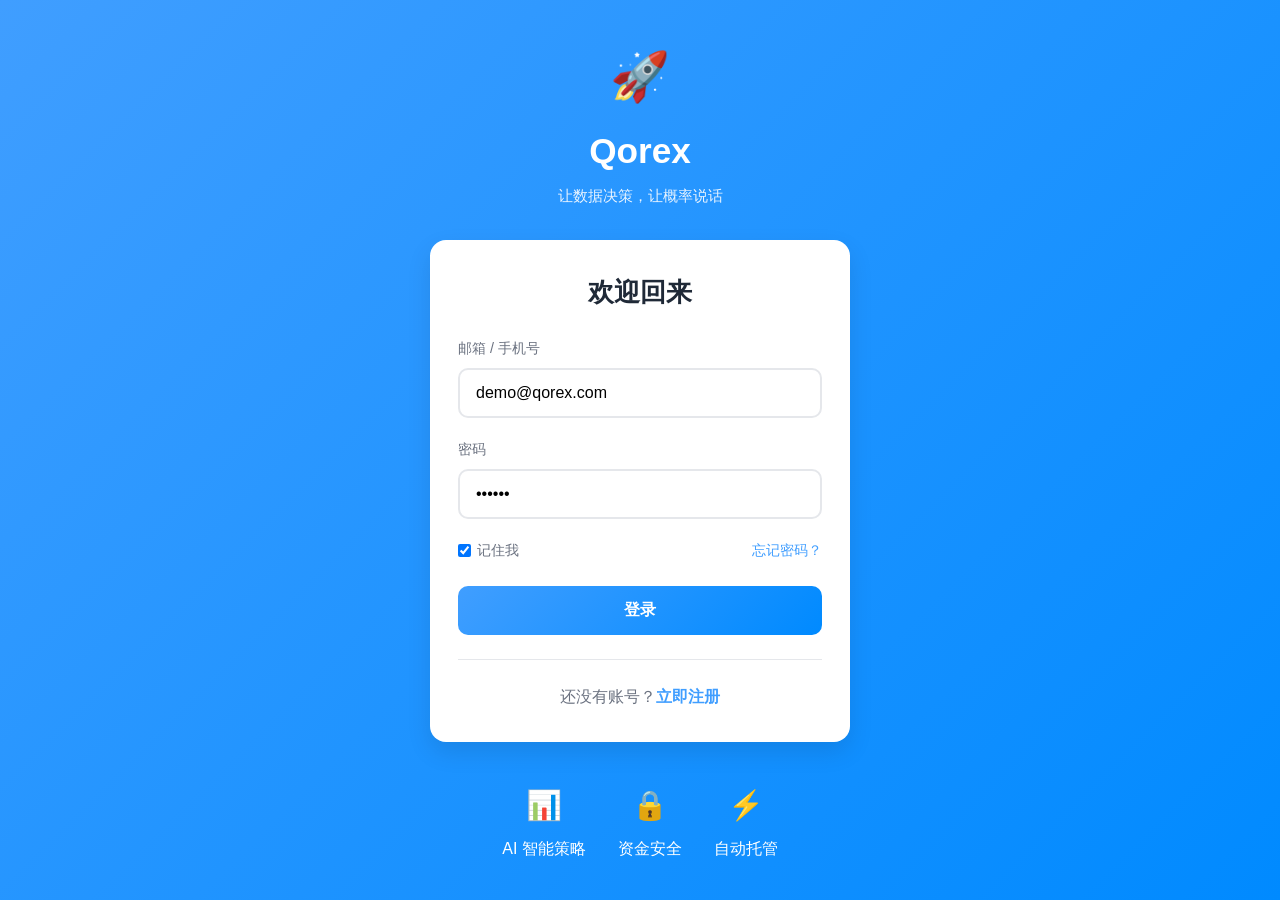
<file: index.html>
<!DOCTYPE html>
<html lang="zh-CN">
<head>
    <meta charset="UTF-8">
    <meta name="viewport" content="width=device-width, initial-scale=1.0">
    <title>Qorex - 智能量化交易平台</title>
    <link rel="stylesheet" href="styles.css">
</head>
<body class="login-page">
    <div class="login-container">
        <div class="login-logo">
            <div class="logo-icon">🚀</div>
            <h1>Qorex</h1>
            <p>让数据决策，让概率说话</p>
        </div>
        
        <div class="login-card">
            <h2>欢迎回来</h2>
            <form action="dashboard.html">
                <div class="input-group">
                    <label>邮箱 / 手机号</label>
                    <input type="text" placeholder="请输入邮箱或手机号" value="demo@qorex.com">
                </div>
                <div class="input-group">
                    <label>密码</label>
                    <input type="password" placeholder="请输入密码" value="123456">
                </div>
                <div class="login-options">
                    <label class="checkbox-label">
                        <input type="checkbox" checked> 记住我
                    </label>
                    <a href="verify.html">忘记密码？</a>
                </div>
                <button type="submit" class="btn-primary btn-block">登录</button>
            </form>
            <div class="login-footer">
                <p>还没有账号？<a href="register.html">立即注册</a></p>
            </div>
        </div>
        
        <div class="login-features">
            <div class="feature">
                <span class="feature-icon">📊</span>
                <span>AI 智能策略</span>
            </div>
            <div class="feature">
                <span class="feature-icon">🔒</span>
                <span>资金安全</span>
            </div>
            <div class="feature">
                <span class="feature-icon">⚡</span>
                <span>自动托管</span>
            </div>
        </div>
    </div>
</body>
</html>
</file>
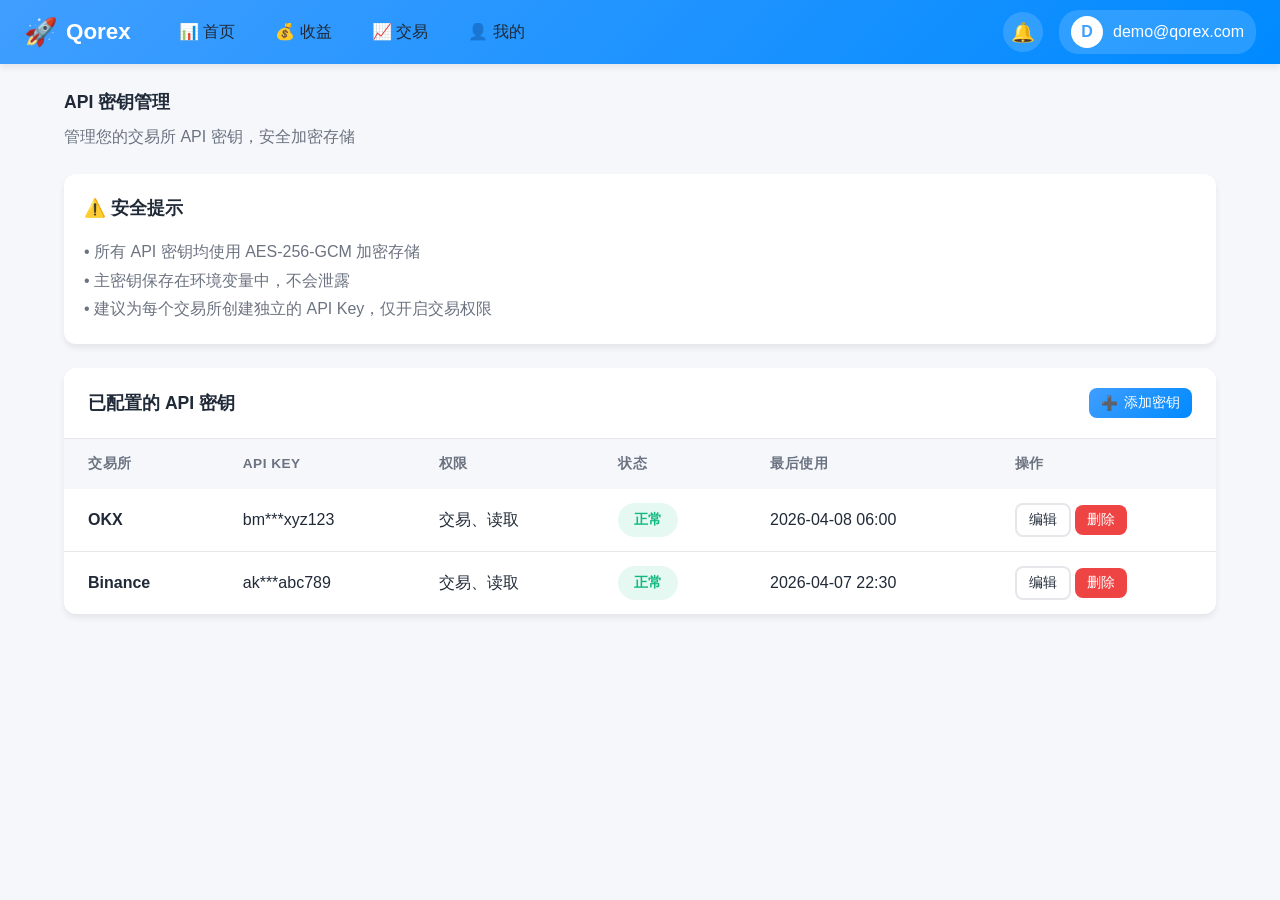
<file: api-keys.html>
<!DOCTYPE html>
<html lang="zh-CN">
<head>
    <meta charset="UTF-8">
    <meta name="viewport" content="width=device-width, initial-scale=1.0">
    <title>API 密钥 - Qorex</title>
    <link rel="stylesheet" href="styles.css">
</head>
<body>
    <div class="app-container">
        <header class="app-header">
            <div class="header-left">
                <a href="dashboard.html" class="app-logo">
                    <span class="logo-icon-sm">🚀</span>
                    <span>Qorex</span>
                </a>
                <nav class="main-nav">
                    <a href="dashboard.html" class="nav-item">📊 首页</a>
                    <a href="bills.html" class="nav-item">💰 收益</a>
                    <a href="trades.html" class="nav-item">📈 交易</a>
                    <a href="profile.html" class="nav-item">👤 我的</a>
                </nav>
            </div>
            <div class="header-right">
                <button class="icon-btn">🔔</button>
                <div class="user-menu">
                    <div class="user-avatar">D</div>
                    <span>demo@qorex.com</span>
                </div>
            </div>
        </header>

        <main class="app-main">
            <div class="page-header">
                <h1 class="page-title">API 密钥管理</h1>
                <p class="page-subtitle">管理您的交易所 API 密钥，安全加密存储</p>
            </div>

            <div class="card" style="margin-bottom: 24px;">
                <div class="card-header">
                    <h3 class="card-title">⚠️ 安全提示</h3>
                </div>
                <div style="color: var(--text-gray); line-height: 1.8;">
                    <p>• 所有 API 密钥均使用 AES-256-GCM 加密存储</p>
                    <p>• 主密钥保存在环境变量中，不会泄露</p>
                    <p>• 建议为每个交易所创建独立的 API Key，仅开启交易权限</p>
                </div>
            </div>

            <div class="table-container">
                <div class="table-header">
                    <h3 class="table-title">已配置的 API 密钥</h3>
                    <button class="btn btn-primary btn-sm">
                        <span>➕</span> 添加密钥
                    </button>
                </div>
                <table class="data-table">
                    <thead>
                        <tr>
                            <th>交易所</th>
                            <th>API Key</th>
                            <th>权限</th>
                            <th>状态</th>
                            <th>最后使用</th>
                            <th>操作</th>
                        </tr>
                    </thead>
                    <tbody>
                        <tr>
                            <td><strong>OKX</strong></td>
                            <td>bm***xyz123</td>
                            <td>交易、读取</td>
                            <td><span class="status-badge active">正常</span></td>
                            <td>2026-04-08 06:00</td>
                            <td>
                                <button class="btn btn-sm btn-outline">编辑</button>
                                <button class="btn btn-sm btn-danger">删除</button>
                            </td>
                        </tr>
                        <tr>
                            <td><strong>Binance</strong></td>
                            <td>ak***abc789</td>
                            <td>交易、读取</td>
                            <td><span class="status-badge active">正常</span></td>
                            <td>2026-04-07 22:30</td>
                            <td>
                                <button class="btn btn-sm btn-outline">编辑</button>
                                <button class="btn btn-sm btn-danger">删除</button>
                            </td>
                        </tr>
                    </tbody>
                </table>
            </div>
        </main>
    </div>
</body>
</html>
</file>
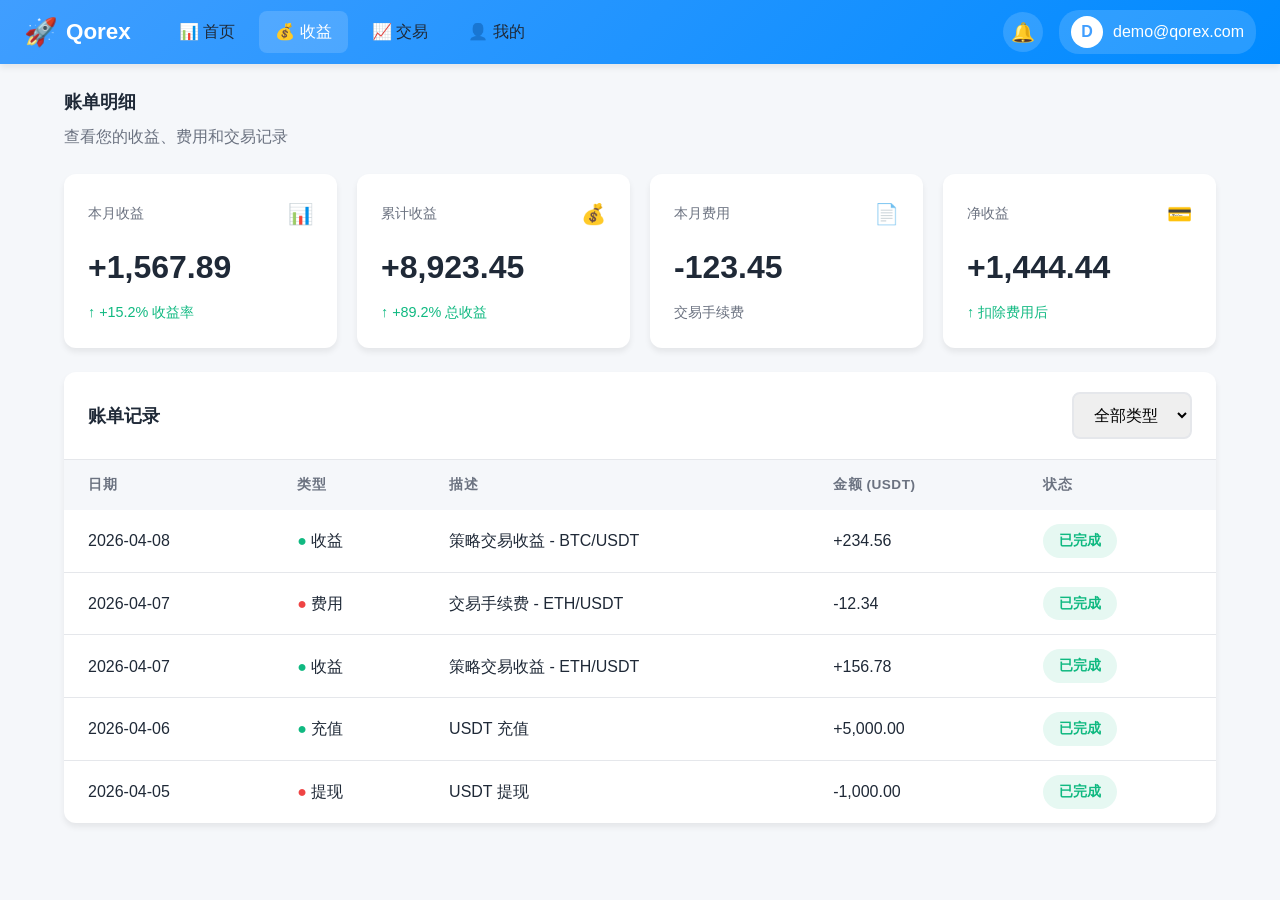
<file: bills.html>
<!DOCTYPE html>
<html lang="zh-CN">
<head>
    <meta charset="UTF-8">
    <meta name="viewport" content="width=device-width, initial-scale=1.0">
    <title>账单 - Qorex</title>
    <link rel="stylesheet" href="styles.css">
</head>
<body>
    <div class="app-container">
        <header class="app-header">
            <div class="header-left">
                <a href="dashboard.html" class="app-logo">
                    <span class="logo-icon-sm">🚀</span>
                    <span>Qorex</span>
                </a>
                <nav class="main-nav">
                    <a href="dashboard.html" class="nav-item">📊 首页</a>
                    <a href="bills.html" class="nav-item active">💰 收益</a>
                    <a href="trades.html" class="nav-item">📈 交易</a>
                    <a href="profile.html" class="nav-item">👤 我的</a>
                </nav>
            </div>
            <div class="header-right">
                <button class="icon-btn">🔔</button>
                <div class="user-menu">
                    <div class="user-avatar">D</div>
                    <span>demo@qorex.com</span>
                </div>
            </div>
        </header>

        <main class="app-main">
            <div class="page-header">
                <h1 class="page-title">账单明细</h1>
                <p class="page-subtitle">查看您的收益、费用和交易记录</p>
            </div>

            <div class="metrics-grid">
                <div class="metric-card">
                    <div class="metric-header">
                        <span>本月收益</span>
                        <span class="metric-icon">📊</span>
                    </div>
                    <div class="metric-value">+1,567.89</div>
                    <div class="metric-change positive">
                        ↑ +15.2% 收益率
                    </div>
                </div>

                <div class="metric-card">
                    <div class="metric-header">
                        <span>累计收益</span>
                        <span class="metric-icon">💰</span>
                    </div>
                    <div class="metric-value">+8,923.45</div>
                    <div class="metric-change positive">
                        ↑ +89.2% 总收益
                    </div>
                </div>

                <div class="metric-card">
                    <div class="metric-header">
                        <span>本月费用</span>
                        <span class="metric-icon">📄</span>
                    </div>
                    <div class="metric-value">-123.45</div>
                    <div class="metric-change neutral">
                        交易手续费
                    </div>
                </div>

                <div class="metric-card">
                    <div class="metric-header">
                        <span>净收益</span>
                        <span class="metric-icon">💳</span>
                    </div>
                    <div class="metric-value">+1,444.44</div>
                    <div class="metric-change positive">
                        ↑ 扣除费用后
                    </div>
                </div>
            </div>

            <div class="table-container">
                <div class="table-header">
                    <h3 class="table-title">账单记录</h3>
                    <div style="display: flex; gap: 8px;">
                        <select class="form-control" style="width: auto;">
                            <option>全部类型</option>
                            <option>收益</option>
                            <option>费用</option>
                            <option>充值</option>
                            <option>提现</option>
                        </select>
                    </div>
                </div>
                <table class="data-table">
                    <thead>
                        <tr>
                            <th>日期</th>
                            <th>类型</th>
                            <th>描述</th>
                            <th>金额 (USDT)</th>
                            <th>状态</th>
                        </tr>
                    </thead>
                    <tbody>
                        <tr>
                            <td>2026-04-08</td>
                            <td><span style="color: var(--success);">●</span> 收益</td>
                            <td>策略交易收益 - BTC/USDT</td>
                            <td class="positive">+234.56</td>
                            <td><span class="status-badge active">已完成</span></td>
                        </tr>
                        <tr>
                            <td>2026-04-07</td>
                            <td><span style="color: var(--danger);">●</span> 费用</td>
                            <td>交易手续费 - ETH/USDT</td>
                            <td class="negative">-12.34</td>
                            <td><span class="status-badge active">已完成</span></td>
                        </tr>
                        <tr>
                            <td>2026-04-07</td>
                            <td><span style="color: var(--success);">●</span> 收益</td>
                            <td>策略交易收益 - ETH/USDT</td>
                            <td class="positive">+156.78</td>
                            <td><span class="status-badge active">已完成</span></td>
                        </tr>
                        <tr>
                            <td>2026-04-06</td>
                            <td><span style="color: var(--success);">●</span> 充值</td>
                            <td>USDT 充值</td>
                            <td class="positive">+5,000.00</td>
                            <td><span class="status-badge active">已完成</span></td>
                        </tr>
                        <tr>
                            <td>2026-04-05</td>
                            <td><span style="color: var(--danger);">●</span> 提现</td>
                            <td>USDT 提现</td>
                            <td class="negative">-1,000.00</td>
                            <td><span class="status-badge active">已完成</span></td>
                        </tr>
                    </tbody>
                </table>
            </div>
        </main>
    </div>
</body>
</html>
</file>
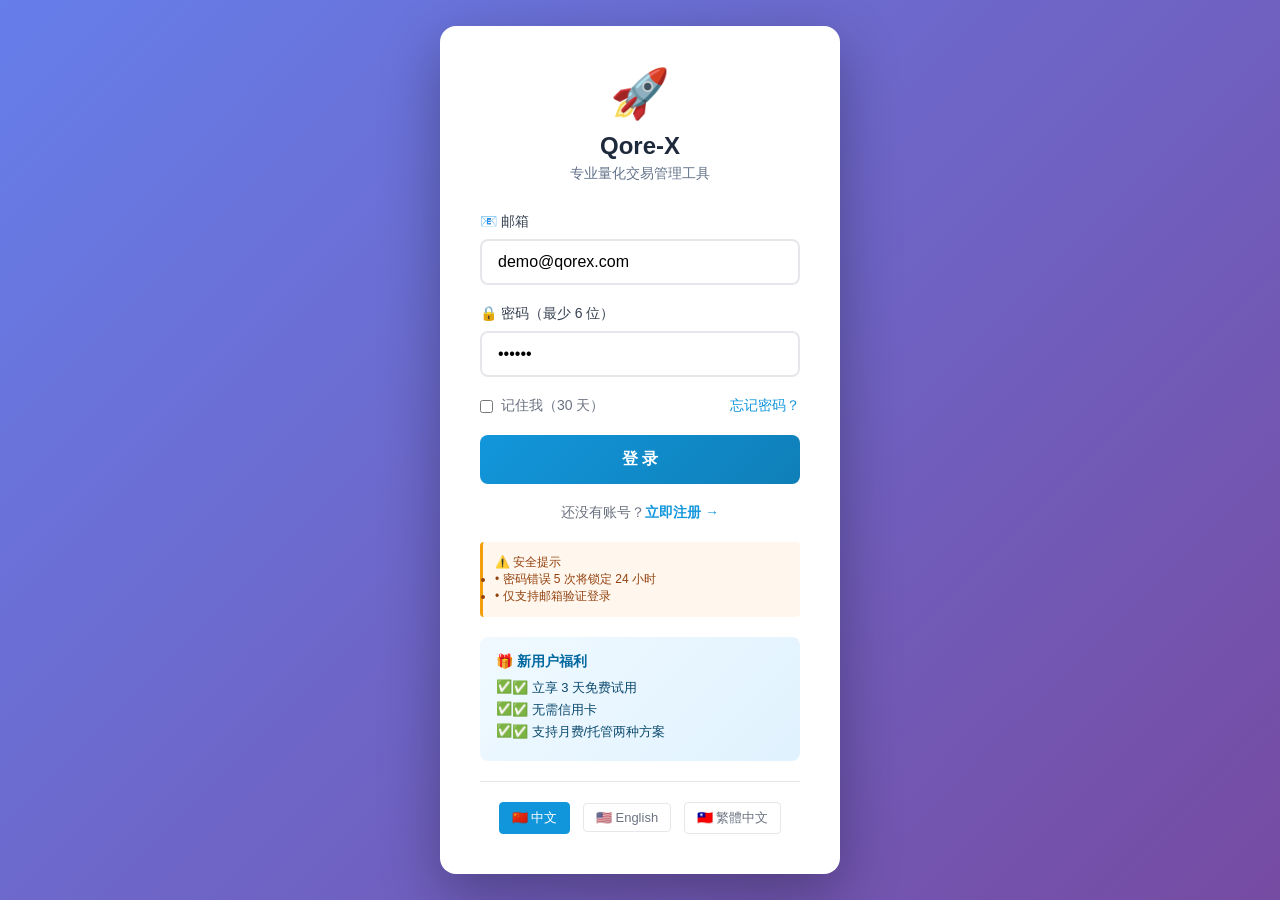
<file: login.html>
<!DOCTYPE html>
<html lang="zh-CN">
<head>
    <meta charset="UTF-8">
    <meta name="viewport" content="width=device-width, initial-scale=1.0">
    <title>Qore-X - 登录</title>
    <style>
        * { margin: 0; padding: 0; box-sizing: border-box; }
        body {
            font-family: -apple-system, BlinkMacSystemFont, 'Segoe UI', 'Inter', 'Microsoft YaHei', sans-serif;
            background: linear-gradient(135deg, #667eea 0%, #764ba2 100%);
            min-height: 100vh;
            display: flex;
            align-items: center;
            justify-content: center;
            padding: 20px;
        }
        .container {
            background: white;
            border-radius: 16px;
            box-shadow: 0 20px 60px rgba(0,0,0,0.3);
            padding: 40px;
            width: 100%;
            max-width: 400px;
        }
        .logo { text-align: center; margin-bottom: 30px; }
        .logo-icon { font-size: 48px; margin-bottom: 10px; }
        .logo-title { font-size: 24px; font-weight: bold; color: #1e293b; margin-bottom: 5px; }
        .logo-subtitle { font-size: 14px; color: #64748b; }
        .form-group { margin-bottom: 20px; }
        .form-label { display: block; font-size: 14px; font-weight: 500; color: #374151; margin-bottom: 8px; }
        .form-input {
            width: 100%;
            padding: 12px 16px;
            border: 2px solid #e5e7eb;
            border-radius: 8px;
            font-size: 16px;
            transition: all 0.3s;
        }
        .form-input:focus {
            outline: none;
            border-color: #1296db;
            box-shadow: 0 0 0 3px rgba(18, 150, 219, 0.1);
        }
        .form-options {
            display: flex;
            justify-content: space-between;
            align-items: center;
            margin-bottom: 20px;
            font-size: 14px;
        }
        .remember-me { display: flex; align-items: center; gap: 8px; color: #6b7280; }
        .forgot-password { color: #1296db; text-decoration: none; font-weight: 500; }
        .submit-btn {
            width: 100%;
            padding: 14px;
            background: linear-gradient(135deg, #1296db 0%, #0f7fb8 100%);
            color: white;
            border: none;
            border-radius: 8px;
            font-size: 16px;
            font-weight: 600;
            cursor: pointer;
            transition: all 0.3s;
        }
        .submit-btn:hover {
            transform: translateY(-2px);
            box-shadow: 0 10px 20px rgba(18, 150, 219, 0.3);
        }
        .register-link {
            text-align: center;
            margin-top: 20px;
            font-size: 14px;
            color: #6b7280;
        }
        .register-link a { color: #1296db; text-decoration: none; font-weight: 600; }
        .security-notice {
            margin-top: 20px;
            padding: 12px;
            background: #fff7ed;
            border-left: 3px solid #f59e0b;
            border-radius: 4px;
            font-size: 12px;
            color: #92400e;
        }
        .benefits {
            margin-top: 20px;
            padding: 16px;
            background: linear-gradient(135deg, #f0f9ff 0%, #e0f2fe 100%);
            border-radius: 8px;
        }
        .benefits-title { font-size: 14px; font-weight: 600; color: #0369a1; margin-bottom: 8px; }
        .benefits ul { list-style: none; }
        .benefits li {
            font-size: 13px;
            color: #0c4a6e;
            margin-bottom: 4px;
            padding-left: 16px;
            position: relative;
        }
        .benefits li:before { content: "✅"; position: absolute; left: 0; }
        .language-switcher {
            text-align: center;
            margin-top: 20px;
            padding-top: 20px;
            border-top: 1px solid #e5e7eb;
        }
        .language-btn {
            display: inline-block;
            padding: 6px 12px;
            margin: 0 4px;
            border: 1px solid #e5e7eb;
            border-radius: 4px;
            background: white;
            color: #6b7280;
            font-size: 13px;
            cursor: pointer;
        }
        .language-btn.active { background: #1296db; color: white; border-color: #1296db; }
    </style>
</head>
<body>
    <div class="container">
        <div class="logo">
            <div class="logo-icon">🚀</div>
            <div class="logo-title">Qore-X</div>
            <div class="logo-subtitle">专业量化交易管理工具</div>
        </div>
        <form id="loginForm">
            <div class="form-group">
                <label class="form-label">📧 邮箱</label>
                <input type="email" class="form-input" placeholder="your@email.com" value="demo@qorex.com">
            </div>
            <div class="form-group">
                <label class="form-label">🔒 密码（最少 6 位）</label>
                <input type="password" class="form-input" placeholder="••••••••" value="123456">
            </div>
            <div class="form-options">
                <label class="remember-me">
                    <input type="checkbox"> 记住我（30 天）
                </label>
                <a href="#" class="forgot-password">忘记密码？</a>
            </div>
            <button type="submit" class="submit-btn">登 录</button>
        </form>
        <div class="register-link">
            还没有账号？<a href="register.html">立即注册 →</a>
        </div>
        <div class="security-notice">
            <div class="security-notice-title">⚠️ 安全提示</div>
            <ul>
                <li>• 密码错误 5 次将锁定 24 小时</li>
                <li>• 仅支持邮箱验证登录</li>
            </ul>
        </div>
        <div class="benefits">
            <div class="benefits-title">🎁 新用户福利</div>
            <ul>
                <li>✅ 立享 3 天免费试用</li>
                <li>✅ 无需信用卡</li>
                <li>✅ 支持月费/托管两种方案</li>
            </ul>
        </div>
        <div class="language-switcher">
            <button class="language-btn active">🇨🇳 中文</button>
            <button class="language-btn">🇺🇸 English</button>
            <button class="language-btn">🇹🇼 繁體中文</button>
        </div>
    </div>
    <script>
        document.getElementById('loginForm').addEventListener('submit', function(e) {
            e.preventDefault();
            alert('登录成功！即将跳转到首页...');
            window.location.href = 'dashboard.html';
        });
    </script>
</body>
</html>
</file>
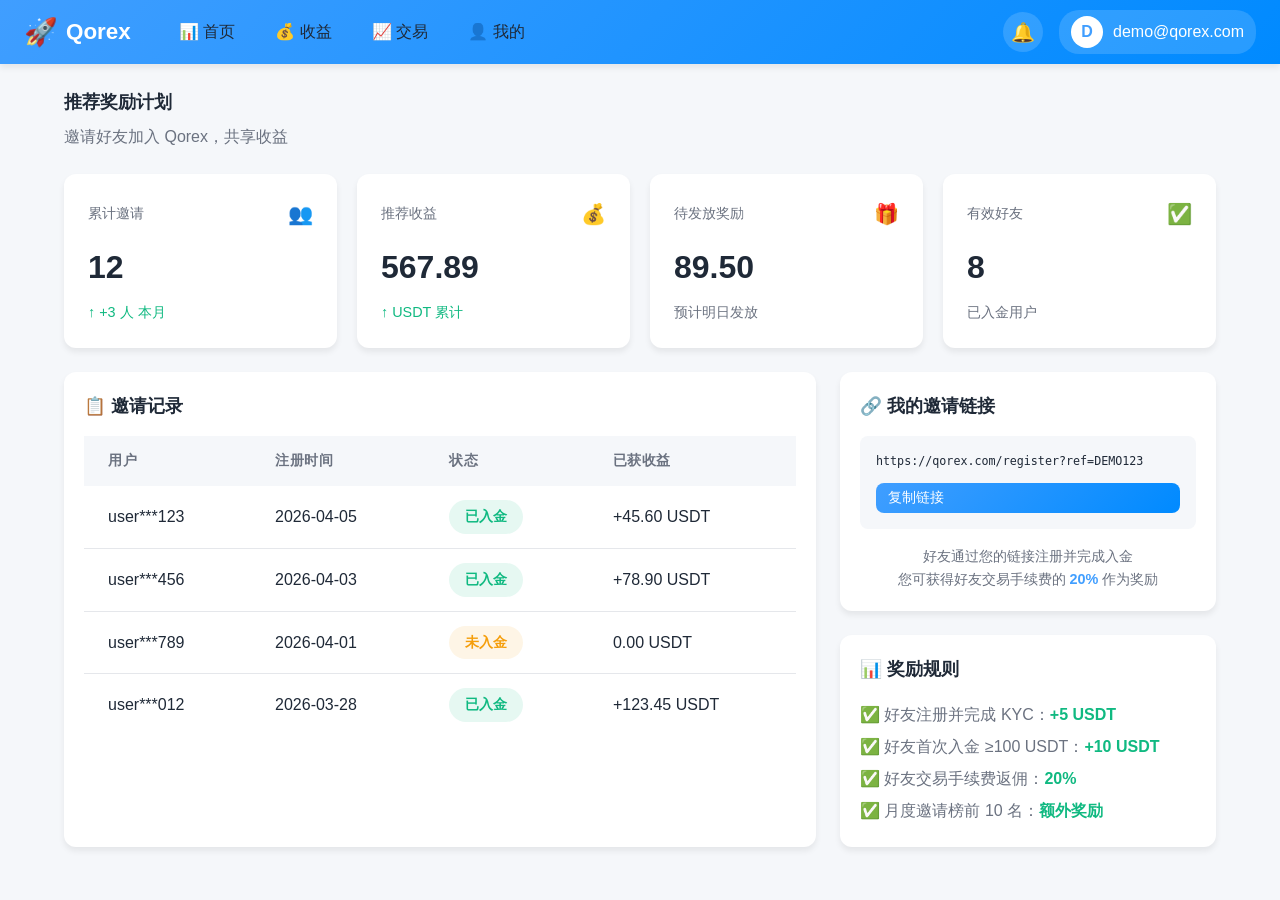
<file: referral.html>
<!DOCTYPE html>
<html lang="zh-CN">
<head>
    <meta charset="UTF-8">
    <meta name="viewport" content="width=device-width, initial-scale=1.0">
    <title>推荐 - Qorex</title>
    <link rel="stylesheet" href="styles.css">
</head>
<body>
    <div class="app-container">
        <header class="app-header">
            <div class="header-left">
                <a href="dashboard.html" class="app-logo">
                    <span class="logo-icon-sm">🚀</span>
                    <span>Qorex</span>
                </a>
                <nav class="main-nav">
                    <a href="dashboard.html" class="nav-item">📊 首页</a>
                    <a href="bills.html" class="nav-item">💰 收益</a>
                    <a href="trades.html" class="nav-item">📈 交易</a>
                    <a href="profile.html" class="nav-item">👤 我的</a>
                </nav>
            </div>
            <div class="header-right">
                <button class="icon-btn">🔔</button>
                <div class="user-menu">
                    <div class="user-avatar">D</div>
                    <span>demo@qorex.com</span>
                </div>
            </div>
        </header>

        <main class="app-main">
            <div class="page-header">
                <h1 class="page-title">推荐奖励计划</h1>
                <p class="page-subtitle">邀请好友加入 Qorex，共享收益</p>
            </div>

            <div class="metrics-grid">
                <div class="metric-card">
                    <div class="metric-header">
                        <span>累计邀请</span>
                        <span class="metric-icon">👥</span>
                    </div>
                    <div class="metric-value">12</div>
                    <div class="metric-change positive">
                        ↑ +3 人 本月
                    </div>
                </div>

                <div class="metric-card">
                    <div class="metric-header">
                        <span>推荐收益</span>
                        <span class="metric-icon">💰</span>
                    </div>
                    <div class="metric-value">567.89</div>
                    <div class="metric-change positive">
                        ↑ USDT 累计
                    </div>
                </div>

                <div class="metric-card">
                    <div class="metric-header">
                        <span>待发放奖励</span>
                        <span class="metric-icon">🎁</span>
                    </div>
                    <div class="metric-value">89.50</div>
                    <div class="metric-change neutral">
                        预计明日发放
                    </div>
                </div>

                <div class="metric-card">
                    <div class="metric-header">
                        <span>有效好友</span>
                        <span class="metric-icon">✅</span>
                    </div>
                    <div class="metric-value">8</div>
                    <div class="metric-change neutral">
                        已入金用户
                    </div>
                </div>
            </div>

            <div style="display: grid; grid-template-columns: 2fr 1fr; gap: 24px;">
                <div class="card">
                    <div class="card-header">
                        <h3 class="card-title">📋 邀请记录</h3>
                    </div>
                    <table class="data-table">
                        <thead>
                            <tr>
                                <th>用户</th>
                                <th>注册时间</th>
                                <th>状态</th>
                                <th>已获收益</th>
                            </tr>
                        </thead>
                        <tbody>
                            <tr>
                                <td>user***123</td>
                                <td>2026-04-05</td>
                                <td><span class="status-badge active">已入金</span></td>
                                <td class="positive">+45.60 USDT</td>
                            </tr>
                            <tr>
                                <td>user***456</td>
                                <td>2026-04-03</td>
                                <td><span class="status-badge active">已入金</span></td>
                                <td class="positive">+78.90 USDT</td>
                            </tr>
                            <tr>
                                <td>user***789</td>
                                <td>2026-04-01</td>
                                <td><span class="status-badge paused">未入金</span></td>
                                <td class="neutral">0.00 USDT</td>
                            </tr>
                            <tr>
                                <td>user***012</td>
                                <td>2026-03-28</td>
                                <td><span class="status-badge active">已入金</span></td>
                                <td class="positive">+123.45 USDT</td>
                            </tr>
                        </tbody>
                    </table>
                </div>

                <div>
                    <div class="card" style="margin-bottom: 24px;">
                        <div class="card-header">
                            <h3 class="card-title">🔗 我的邀请链接</h3>
                        </div>
                        <div style="padding: 16px; background: var(--bg-light); border-radius: 8px; margin-bottom: 16px;">
                            <div style="font-family: monospace; font-size: 0.9em; word-break: break-all; margin-bottom: 12px;">
                                https://qorex.com/register?ref=DEMO123
                            </div>
                            <button class="btn btn-primary btn-block btn-sm">复制链接</button>
                        </div>
                        <div style="text-align: center; color: var(--text-gray); font-size: 0.9em;">
                            <p>好友通过您的链接注册并完成入金</p>
                            <p>您可获得好友交易手续费的 <strong style="color: var(--primary);">20%</strong> 作为奖励</p>
                        </div>
                    </div>

                    <div class="card">
                        <div class="card-header">
                            <h3 class="card-title">📊 奖励规则</h3>
                        </div>
                        <div style="line-height: 2; color: var(--text-gray);">
                            <p>✅ 好友注册并完成 KYC：<strong style="color: var(--success);">+5 USDT</strong></p>
                            <p>✅ 好友首次入金 ≥100 USDT：<strong style="color: var(--success);">+10 USDT</strong></p>
                            <p>✅ 好友交易手续费返佣：<strong style="color: var(--success);">20%</strong></p>
                            <p>✅ 月度邀请榜前 10 名：<strong style="color: var(--success);">额外奖励</strong></p>
                        </div>
                    </div>
                </div>
            </div>
        </main>
    </div>
</body>
</html>
</file>
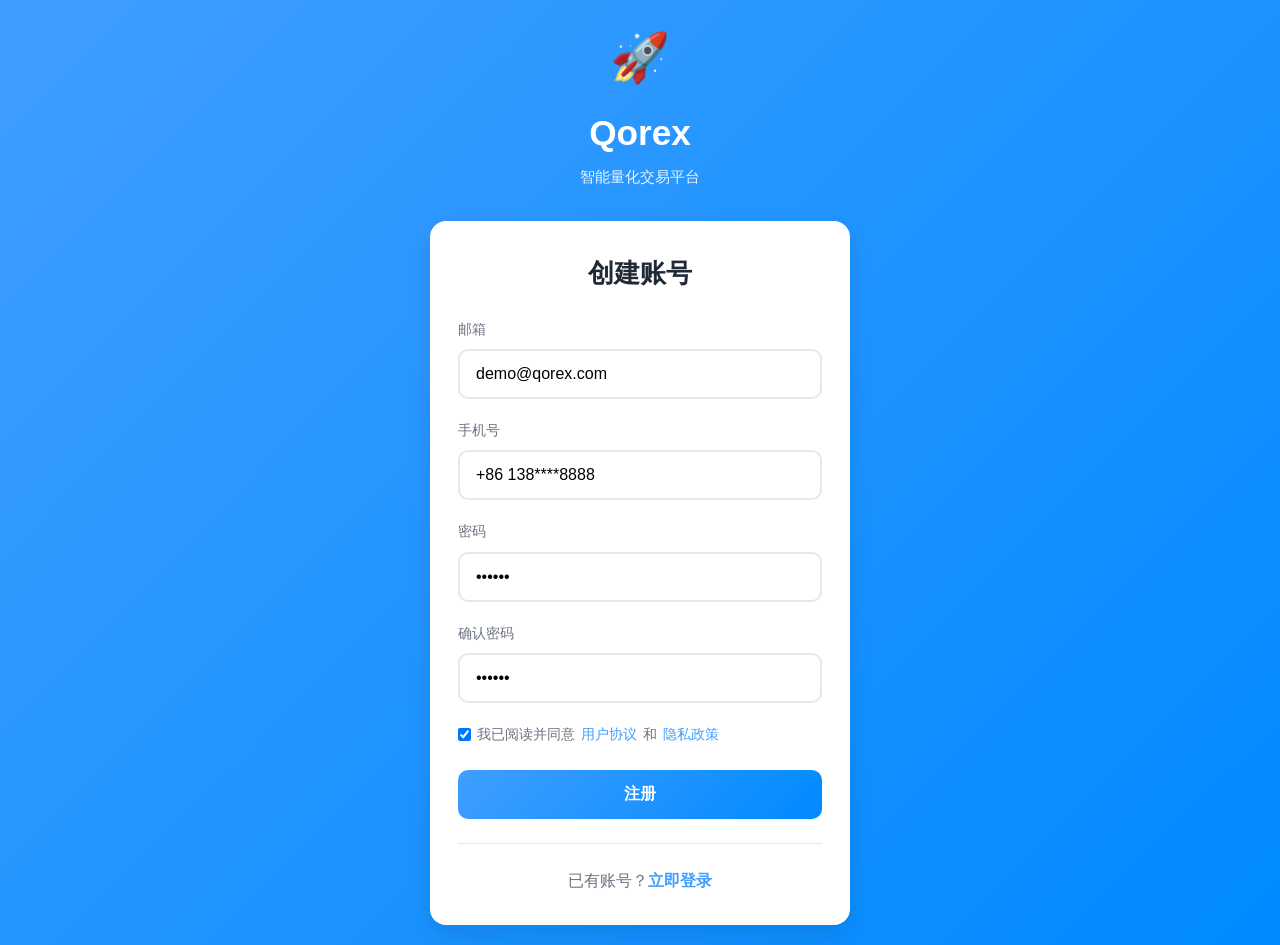
<file: register.html>
<!DOCTYPE html>
<html lang="zh-CN">
<head>
    <meta charset="UTF-8">
    <meta name="viewport" content="width=device-width, initial-scale=1.0">
    <title>注册 - Qorex</title>
    <link rel="stylesheet" href="styles.css">
</head>
<body class="login-page">
    <div class="login-container">
        <div class="login-logo">
            <div class="logo-icon">🚀</div>
            <h1>Qorex</h1>
            <p>智能量化交易平台</p>
        </div>
        
        <div class="login-card">
            <h2>创建账号</h2>
            <form action="verify.html">
                <div class="input-group">
                    <label>邮箱</label>
                    <input type="email" placeholder="请输入邮箱" value="demo@qorex.com">
                </div>
                <div class="input-group">
                    <label>手机号</label>
                    <input type="tel" placeholder="请输入手机号" value="+86 138****8888">
                </div>
                <div class="input-group">
                    <label>密码</label>
                    <input type="password" placeholder="至少 8 位，包含字母和数字" value="123456">
                </div>
                <div class="input-group">
                    <label>确认密码</label>
                    <input type="password" placeholder="请再次输入密码" value="123456">
                </div>
                <div class="login-options">
                    <label class="checkbox-label">
                        <input type="checkbox" checked> 我已阅读并同意 <a href="#">用户协议</a> 和 <a href="#">隐私政策</a>
                    </label>
                </div>
                <button type="submit" class="btn-primary btn-block">注册</button>
            </form>
            <div class="login-footer">
                <p>已有账号？<a href="index.html">立即登录</a></p>
            </div>
        </div>
    </div>
</body>
</html>
</file>
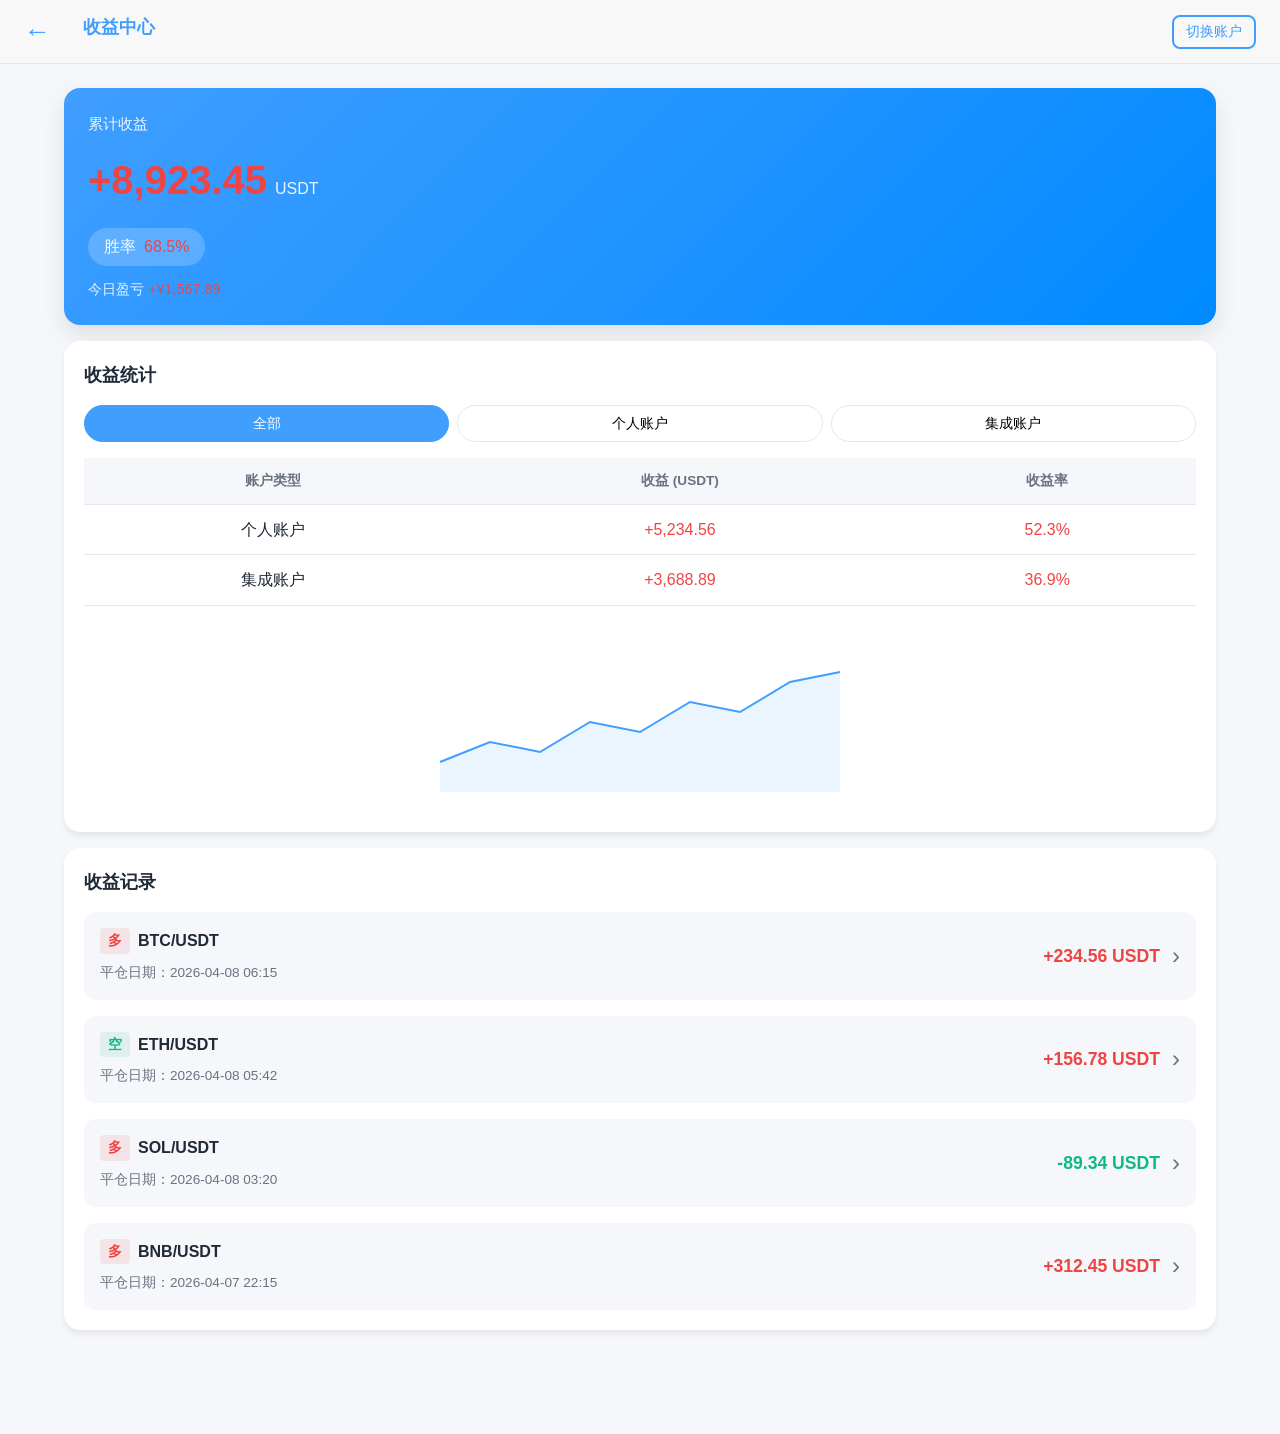
<file: revenue.html>
<!DOCTYPE html>
<html lang="zh-CN">
<head>
    <meta charset="UTF-8">
    <meta name="viewport" content="width=device-width, initial-scale=1.0">
    <title>收益中心 - Qorex</title>
    <link rel="stylesheet" href="styles.css">
</head>
<body>
    <div class="app-container">
        <!-- 顶部导航 -->
        <header class="app-header" style="background: #F8F8F8; box-shadow: none; border-bottom: 1px solid #E5E7EB;">
            <div class="header-left">
                <a href="dashboard.html" class="app-logo" style="color: #409EFF;">
                    <span class="logo-icon-sm">←</span>
                </a>
                <span class="page-title" style="color: #409EFF; font-weight: 600;">收益中心</span>
            </div>
            <div class="header-right">
                <button class="btn btn-sm btn-outline" style="border-color: #409EFF; color: #409EFF;">
                    切换账户
                </button>
            </div>
        </header>

        <!-- 主内容 -->
        <main class="app-main" style="background: #F5F7FA;">
            <!-- 累计收益卡片 -->
            <div class="revenue-summary-card">
                <div class="summary-title">累计收益</div>
                <div class="summary-value">
                    <span class="amount" style="color: #EF4444;">+8,923.45</span>
                    <span class="unit">USDT</span>
                </div>
                <div class="summary-winrate">
                    <span class="winrate-label">胜率</span>
                    <span class="winrate-value" style="color: #EF4444;">68.5%</span>
                </div>
                <div class="summary-today">
                    今日盈亏 <span style="color: #EF4444;">+¥1,567.89</span>
                </div>
            </div>

            <!-- 收益统计 -->
            <div class="revenue-stats-card">
                <div class="stats-header">
                    <span class="stats-title">收益统计</span>
                </div>
                <div class="segmented-control">
                    <button class="segment-btn active">全部</button>
                    <button class="segment-btn">个人账户</button>
                    <button class="segment-btn">集成账户</button>
                </div>
                <table class="revenue-table">
                    <thead>
                        <tr>
                            <th>账户类型</th>
                            <th>收益 (USDT)</th>
                            <th>收益率</th>
                        </tr>
                    </thead>
                    <tbody>
                        <tr>
                            <td>个人账户</td>
                            <td style="color: #EF4444;">+5,234.56</td>
                            <td style="color: #EF4444;">52.3%</td>
                        </tr>
                        <tr>
                            <td>集成账户</td>
                            <td style="color: #EF4444;">+3,688.89</td>
                            <td style="color: #EF4444;">36.9%</td>
                        </tr>
                    </tbody>
                </table>
                <div class="chart-container">
                    <div class="chart-placeholder" style="height: 150px;">
                        <svg viewBox="0 0 400 150" style="width: 100%; height: 100%;">
                            <polyline 
                                points="0,120 50,100 100,110 150,80 200,90 250,60 300,70 350,40 400,30"
                                fill="none"
                                stroke="#409EFF"
                                stroke-width="2"
                            />
                            <polyline 
                                points="0,120 50,100 100,110 150,80 200,90 250,60 300,70 350,40 400,30 400,150 0,150"
                                fill="rgba(64, 158, 255, 0.1)"
                                stroke="none"
                            />
                        </svg>
                    </div>
                </div>
            </div>

            <!-- 收益记录 -->
            <div class="revenue-records-card">
                <div class="records-header">
                    <span class="records-title">收益记录</span>
                </div>
                <div class="record-list">
                    <div class="record-item">
                        <div class="record-left">
                            <div class="record-position">
                                <span class="position-tag long">多</span>
                                <span class="record-pair">BTC/USDT</span>
                            </div>
                            <div class="record-date">平仓日期：2026-04-08 06:15</div>
                        </div>
                        <div class="record-right">
                            <div class="record-profit" style="color: #EF4444;">+234.56 USDT</div>
                            <span class="arrow">›</span>
                        </div>
                    </div>
                    <div class="record-item">
                        <div class="record-left">
                            <div class="record-position">
                                <span class="position-tag short">空</span>
                                <span class="record-pair">ETH/USDT</span>
                            </div>
                            <div class="record-date">平仓日期：2026-04-08 05:42</div>
                        </div>
                        <div class="record-right">
                            <div class="record-profit" style="color: #EF4444;">+156.78 USDT</div>
                            <span class="arrow">›</span>
                        </div>
                    </div>
                    <div class="record-item">
                        <div class="record-left">
                            <div class="record-position">
                                <span class="position-tag long">多</span>
                                <span class="record-pair">SOL/USDT</span>
                            </div>
                            <div class="record-date">平仓日期：2026-04-08 03:20</div>
                        </div>
                        <div class="record-right">
                            <div class="record-profit" style="color: #10B981;">-89.34 USDT</div>
                            <span class="arrow">›</span>
                        </div>
                    </div>
                    <div class="record-item">
                        <div class="record-left">
                            <div class="record-position">
                                <span class="position-tag long">多</span>
                                <span class="record-pair">BNB/USDT</span>
                            </div>
                            <div class="record-date">平仓日期：2026-04-07 22:15</div>
                        </div>
                        <div class="record-right">
                            <div class="record-profit" style="color: #EF4444;">+312.45 USDT</div>
                            <span class="arrow">›</span>
                        </div>
                    </div>
                </div>
            </div>
        </main>

        <!-- 底部导航 -->
        <nav class="bottom-nav">
            <a href="dashboard.html" class="bottom-nav-item">
                <span class="bottom-nav-icon">🏠</span>
                <span class="bottom-nav-text">首页</span>
            </a>
            <a href="revenue.html" class="bottom-nav-item active">
                <span class="bottom-nav-icon">💰</span>
                <span class="bottom-nav-text">收益</span>
            </a>
            <a href="robot.html" class="bottom-nav-item">
                <span class="bottom-nav-icon">🤖</span>
                <span class="bottom-nav-text">机器人</span>
            </a>
            <a href="profile.html" class="bottom-nav-item">
                <span class="bottom-nav-icon">👤</span>
                <span class="bottom-nav-text">我的</span>
            </a>
        </nav>
    </div>
</body>
</html>
</file>
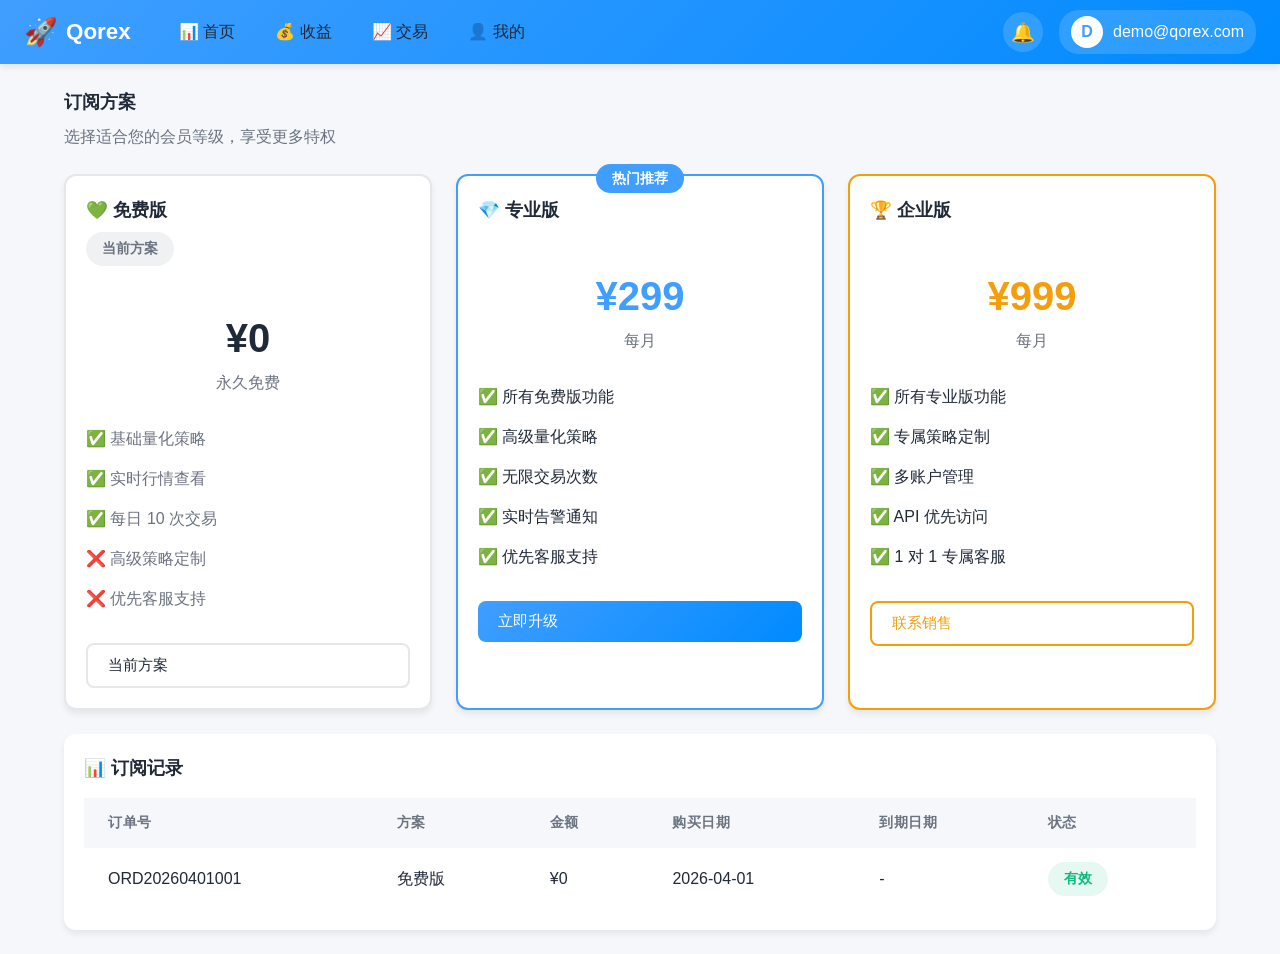
<file: subscribe.html>
<!DOCTYPE html>
<html lang="zh-CN">
<head>
    <meta charset="UTF-8">
    <meta name="viewport" content="width=device-width, initial-scale=1.0">
    <title>订阅 - Qorex</title>
    <link rel="stylesheet" href="styles.css">
</head>
<body>
    <div class="app-container">
        <header class="app-header">
            <div class="header-left">
                <a href="dashboard.html" class="app-logo">
                    <span class="logo-icon-sm">🚀</span>
                    <span>Qorex</span>
                </a>
                <nav class="main-nav">
                    <a href="dashboard.html" class="nav-item">📊 首页</a>
                    <a href="bills.html" class="nav-item">💰 收益</a>
                    <a href="trades.html" class="nav-item">📈 交易</a>
                    <a href="profile.html" class="nav-item">👤 我的</a>
                </nav>
            </div>
            <div class="header-right">
                <button class="icon-btn">🔔</button>
                <div class="user-menu">
                    <div class="user-avatar">D</div>
                    <span>demo@qorex.com</span>
                </div>
            </div>
        </header>

        <main class="app-main">
            <div class="page-header">
                <h1 class="page-title">订阅方案</h1>
                <p class="page-subtitle">选择适合您的会员等级，享受更多特权</p>
            </div>

            <div style="display: grid; grid-template-columns: repeat(3, 1fr); gap: 24px; margin-bottom: 24px;">
                <!-- 免费版 -->
                <div class="card" style="border: 2px solid var(--border);">
                    <div class="card-header" style="flex-direction: column; align-items: flex-start; gap: 8px;">
                        <h3 class="card-title">💚 免费版</h3>
                        <span class="status-badge inactive">当前方案</span>
                    </div>
                    <div style="text-align: center; padding: 24px 0;">
                        <div style="font-size: 2.5em; font-weight: 700;">¥0</div>
                        <div style="color: var(--text-gray);">永久免费</div>
                    </div>
                    <ul style="list-style: none; line-height: 2.5; color: var(--text-gray);">
                        <li>✅ 基础量化策略</li>
                        <li>✅ 实时行情查看</li>
                        <li>✅ 每日 10 次交易</li>
                        <li>❌ 高级策略定制</li>
                        <li>❌ 优先客服支持</li>
                    </ul>
                    <button class="btn btn-outline btn-block" style="margin-top: 24px;" disabled>当前方案</button>
                </div>

                <!-- 专业版 -->
                <div class="card" style="border: 2px solid var(--primary); position: relative;">
                    <div style="position: absolute; top: -12px; left: 50%; transform: translateX(-50%); background: var(--primary); color: white; padding: 4px 16px; border-radius: 20px; font-size: 0.85em; font-weight: 600;">
                        热门推荐
                    </div>
                    <div class="card-header" style="flex-direction: column; align-items: flex-start; gap: 8px;">
                        <h3 class="card-title">💎 专业版</h3>
                    </div>
                    <div style="text-align: center; padding: 24px 0;">
                        <div style="font-size: 2.5em; font-weight: 700; color: var(--primary);">¥299</div>
                        <div style="color: var(--text-gray);">每月</div>
                    </div>
                    <ul style="list-style: none; line-height: 2.5; color: var(--text-dark);">
                        <li>✅ 所有免费版功能</li>
                        <li>✅ 高级量化策略</li>
                        <li>✅ 无限交易次数</li>
                        <li>✅ 实时告警通知</li>
                        <li>✅ 优先客服支持</li>
                    </ul>
                    <button class="btn btn-primary btn-block" style="margin-top: 24px;">立即升级</button>
                </div>

                <!-- 企业版 -->
                <div class="card" style="border: 2px solid var(--warning);">
                    <div class="card-header" style="flex-direction: column; align-items: flex-start; gap: 8px;">
                        <h3 class="card-title">🏆 企业版</h3>
                    </div>
                    <div style="text-align: center; padding: 24px 0;">
                        <div style="font-size: 2.5em; font-weight: 700; color: var(--warning);">¥999</div>
                        <div style="color: var(--text-gray);">每月</div>
                    </div>
                    <ul style="list-style: none; line-height: 2.5; color: var(--text-dark);">
                        <li>✅ 所有专业版功能</li>
                        <li>✅ 专属策略定制</li>
                        <li>✅ 多账户管理</li>
                        <li>✅ API 优先访问</li>
                        <li>✅ 1 对 1 专属客服</li>
                    </ul>
                    <button class="btn btn-outline btn-block" style="margin-top: 24px; border-color: var(--warning); color: var(--warning);">联系销售</button>
                </div>
            </div>

            <div class="card">
                <div class="card-header">
                    <h3 class="card-title">📊 订阅记录</h3>
                </div>
                <table class="data-table">
                    <thead>
                        <tr>
                            <th>订单号</th>
                            <th>方案</th>
                            <th>金额</th>
                            <th>购买日期</th>
                            <th>到期日期</th>
                            <th>状态</th>
                        </tr>
                    </thead>
                    <tbody>
                        <tr>
                            <td>ORD20260401001</td>
                            <td>免费版</td>
                            <td>¥0</td>
                            <td>2026-04-01</td>
                            <td>-</td>
                            <td><span class="status-badge active">有效</span></td>
                        </tr>
                    </tbody>
                </table>
            </div>
        </main>
    </div>
</body>
</html>
</file>
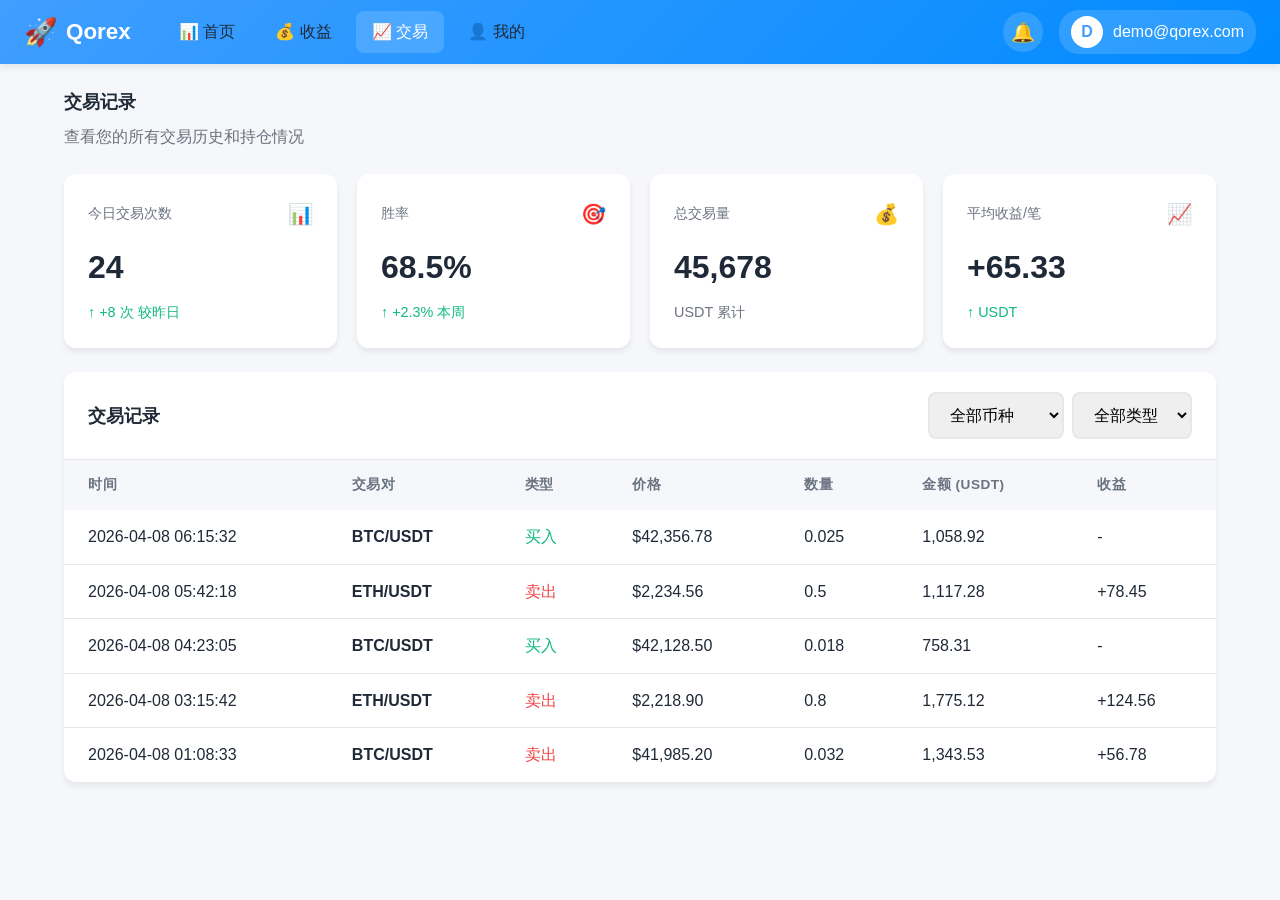
<file: trades.html>
<!DOCTYPE html>
<html lang="zh-CN">
<head>
    <meta charset="UTF-8">
    <meta name="viewport" content="width=device-width, initial-scale=1.0">
    <title>交易 - Qorex</title>
    <link rel="stylesheet" href="styles.css">
</head>
<body>
    <div class="app-container">
        <header class="app-header">
            <div class="header-left">
                <a href="dashboard.html" class="app-logo">
                    <span class="logo-icon-sm">🚀</span>
                    <span>Qorex</span>
                </a>
                <nav class="main-nav">
                    <a href="dashboard.html" class="nav-item">📊 首页</a>
                    <a href="bills.html" class="nav-item">💰 收益</a>
                    <a href="trades.html" class="nav-item active">📈 交易</a>
                    <a href="profile.html" class="nav-item">👤 我的</a>
                </nav>
            </div>
            <div class="header-right">
                <button class="icon-btn">🔔</button>
                <div class="user-menu">
                    <div class="user-avatar">D</div>
                    <span>demo@qorex.com</span>
                </div>
            </div>
        </header>

        <main class="app-main">
            <div class="page-header">
                <h1 class="page-title">交易记录</h1>
                <p class="page-subtitle">查看您的所有交易历史和持仓情况</p>
            </div>

            <div class="metrics-grid">
                <div class="metric-card">
                    <div class="metric-header">
                        <span>今日交易次数</span>
                        <span class="metric-icon">📊</span>
                    </div>
                    <div class="metric-value">24</div>
                    <div class="metric-change positive">
                        ↑ +8 次 较昨日
                    </div>
                </div>

                <div class="metric-card">
                    <div class="metric-header">
                        <span>胜率</span>
                        <span class="metric-icon">🎯</span>
                    </div>
                    <div class="metric-value">68.5%</div>
                    <div class="metric-change positive">
                        ↑ +2.3% 本周
                    </div>
                </div>

                <div class="metric-card">
                    <div class="metric-header">
                        <span>总交易量</span>
                        <span class="metric-icon">💰</span>
                    </div>
                    <div class="metric-value">45,678</div>
                    <div class="metric-change neutral">
                        USDT 累计
                    </div>
                </div>

                <div class="metric-card">
                    <div class="metric-header">
                        <span>平均收益/笔</span>
                        <span class="metric-icon">📈</span>
                    </div>
                    <div class="metric-value">+65.33</div>
                    <div class="metric-change positive">
                        ↑ USDT
                    </div>
                </div>
            </div>

            <div class="table-container">
                <div class="table-header">
                    <h3 class="table-title">交易记录</h3>
                    <div style="display: flex; gap: 8px;">
                        <select class="form-control" style="width: auto;">
                            <option>全部币种</option>
                            <option>BTC/USDT</option>
                            <option>ETH/USDT</option>
                        </select>
                        <select class="form-control" style="width: auto;">
                            <option>全部类型</option>
                            <option>买入</option>
                            <option>卖出</option>
                        </select>
                    </div>
                </div>
                <table class="data-table">
                    <thead>
                        <tr>
                            <th>时间</th>
                            <th>交易对</th>
                            <th>类型</th>
                            <th>价格</th>
                            <th>数量</th>
                            <th>金额 (USDT)</th>
                            <th>收益</th>
                        </tr>
                    </thead>
                    <tbody>
                        <tr>
                            <td>2026-04-08 06:15:32</td>
                            <td><strong>BTC/USDT</strong></td>
                            <td><span style="color: var(--success);">买入</span></td>
                            <td>$42,356.78</td>
                            <td>0.025</td>
                            <td>1,058.92</td>
                            <td>-</td>
                        </tr>
                        <tr>
                            <td>2026-04-08 05:42:18</td>
                            <td><strong>ETH/USDT</strong></td>
                            <td><span style="color: var(--danger);">卖出</span></td>
                            <td>$2,234.56</td>
                            <td>0.5</td>
                            <td>1,117.28</td>
                            <td class="positive">+78.45</td>
                        </tr>
                        <tr>
                            <td>2026-04-08 04:23:05</td>
                            <td><strong>BTC/USDT</strong></td>
                            <td><span style="color: var(--success);">买入</span></td>
                            <td>$42,128.50</td>
                            <td>0.018</td>
                            <td>758.31</td>
                            <td>-</td>
                        </tr>
                        <tr>
                            <td>2026-04-08 03:15:42</td>
                            <td><strong>ETH/USDT</strong></td>
                            <td><span style="color: var(--danger);">卖出</span></td>
                            <td>$2,218.90</td>
                            <td>0.8</td>
                            <td>1,775.12</td>
                            <td class="positive">+124.56</td>
                        </tr>
                        <tr>
                            <td>2026-04-08 01:08:33</td>
                            <td><strong>BTC/USDT</strong></td>
                            <td><span style="color: var(--danger);">卖出</span></td>
                            <td>$41,985.20</td>
                            <td>0.032</td>
                            <td>1,343.53</td>
                            <td class="positive">+56.78</td>
                        </tr>
                    </tbody>
                </table>
            </div>
        </main>
    </div>
</body>
</html>
</file>
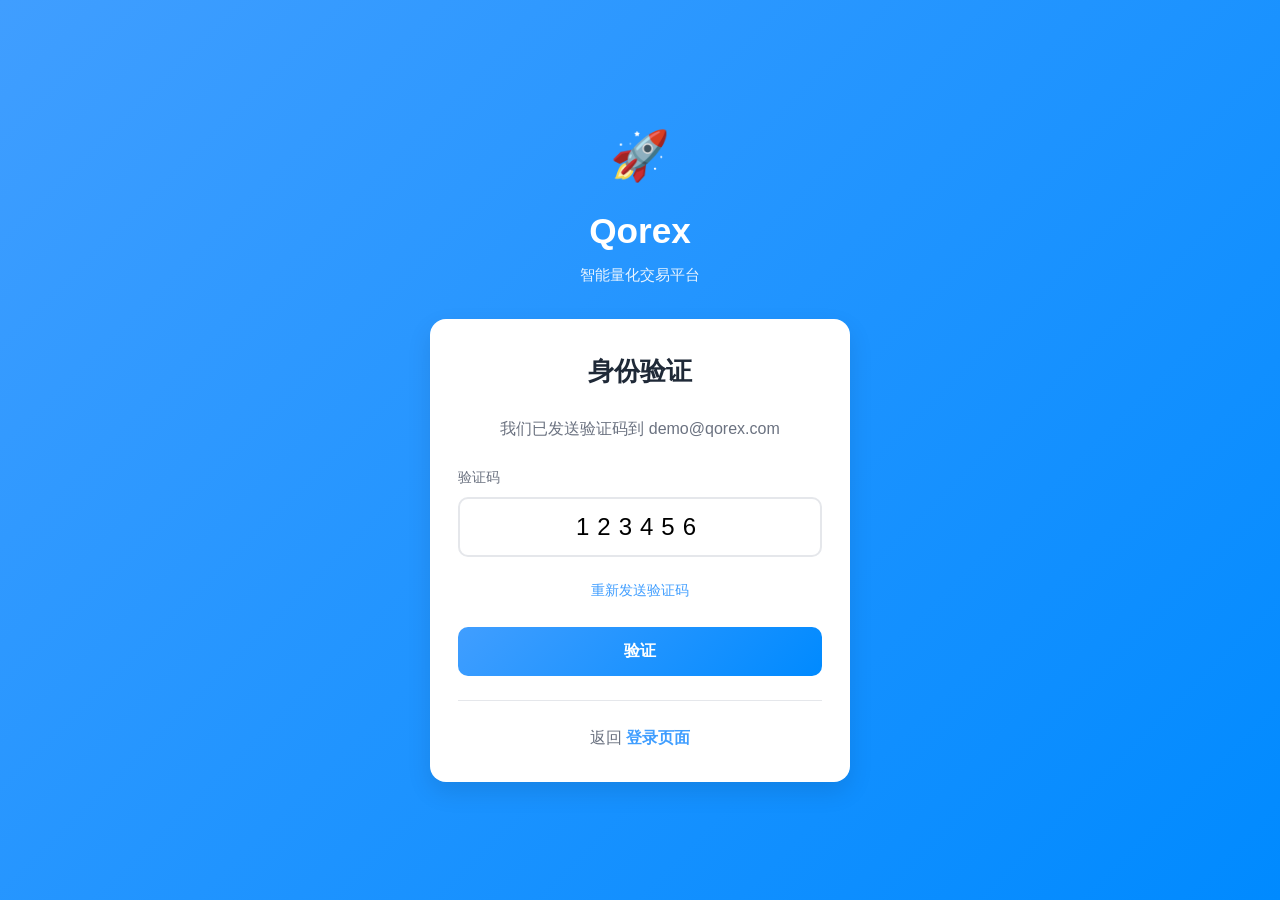
<file: verify.html>
<!DOCTYPE html>
<html lang="zh-CN">
<head>
    <meta charset="UTF-8">
    <meta name="viewport" content="width=device-width, initial-scale=1.0">
    <title>身份验证 - Qorex</title>
    <link rel="stylesheet" href="styles.css">
</head>
<body class="login-page">
    <div class="login-container">
        <div class="login-logo">
            <div class="logo-icon">🚀</div>
            <h1>Qorex</h1>
            <p>智能量化交易平台</p>
        </div>
        
        <div class="login-card">
            <h2>身份验证</h2>
            <p style="text-align: center; color: var(--text-gray); margin-bottom: 24px;">
                我们已发送验证码到 demo@qorex.com
            </p>
            <form action="dashboard.html">
                <div class="input-group">
                    <label>验证码</label>
                    <input type="text" placeholder="请输入 6 位验证码" value="123456" style="text-align: center; font-size: 1.5em; letter-spacing: 8px;">
                </div>
                <div style="text-align: center; margin-bottom: 24px;">
                    <a href="#" style="color: var(--primary); text-decoration: none; font-size: 0.9em;">重新发送验证码</a>
                </div>
                <button type="submit" class="btn-primary btn-block">验证</button>
            </form>
            <div class="login-footer">
                <p>返回 <a href="index.html">登录页面</a></p>
            </div>
        </div>
    </div>
</body>
</html>
</file>
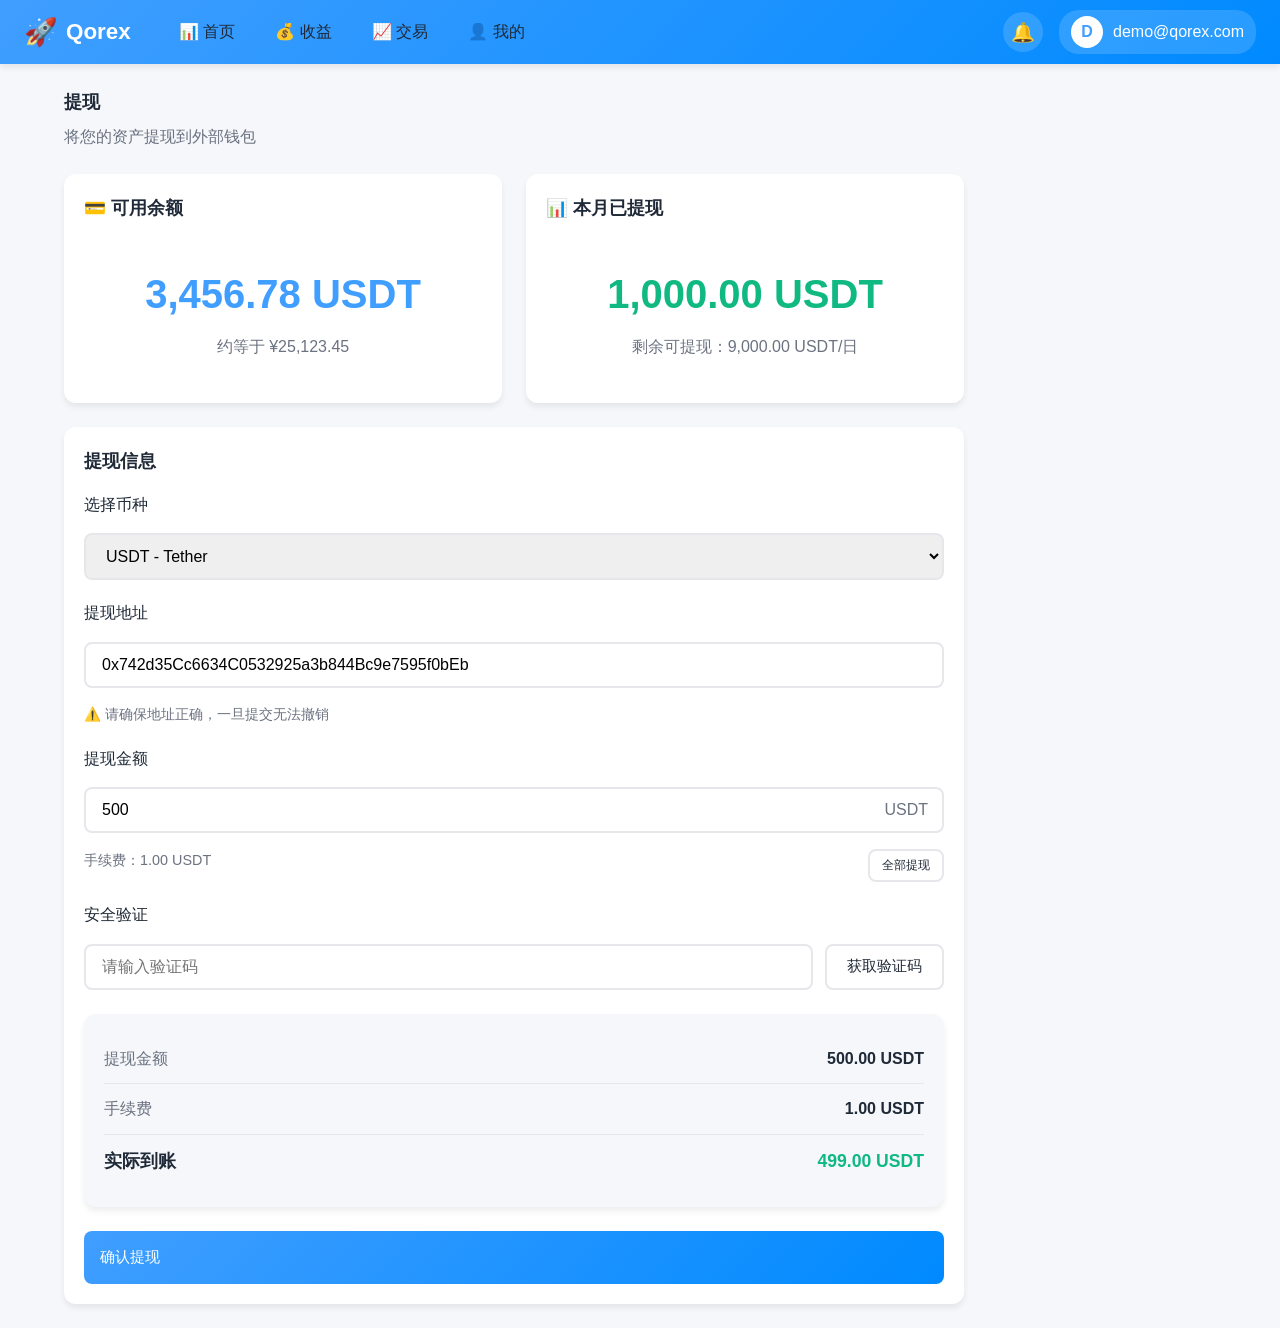
<file: withdraw.html>
<!DOCTYPE html>
<html lang="zh-CN">
<head>
    <meta charset="UTF-8">
    <meta name="viewport" content="width=device-width, initial-scale=1.0">
    <title>提现 - Qorex</title>
    <link rel="stylesheet" href="styles.css">
</head>
<body>
    <div class="app-container">
        <header class="app-header">
            <div class="header-left">
                <a href="dashboard.html" class="app-logo">
                    <span class="logo-icon-sm">🚀</span>
                    <span>Qorex</span>
                </a>
                <nav class="main-nav">
                    <a href="dashboard.html" class="nav-item">📊 首页</a>
                    <a href="bills.html" class="nav-item">💰 收益</a>
                    <a href="trades.html" class="nav-item">📈 交易</a>
                    <a href="profile.html" class="nav-item">👤 我的</a>
                </nav>
            </div>
            <div class="header-right">
                <button class="icon-btn">🔔</button>
                <div class="user-menu">
                    <div class="user-avatar">D</div>
                    <span>demo@qorex.com</span>
                </div>
            </div>
        </header>

        <main class="app-main">
            <div class="page-header">
                <h1 class="page-title">提现</h1>
                <p class="page-subtitle">将您的资产提现到外部钱包</p>
            </div>

            <div style="display: grid; grid-template-columns: 1fr 1fr; gap: 24px; max-width: 900px;">
                <div class="card">
                    <div class="card-header">
                        <h3 class="card-title">💳 可用余额</h3>
                    </div>
                    <div style="text-align: center; padding: 24px;">
                        <div style="font-size: 2.5em; font-weight: 700; color: var(--primary); margin-bottom: 8px;">
                            3,456.78 USDT
                        </div>
                        <p style="color: var(--text-gray);">约等于 ¥25,123.45</p>
                    </div>
                </div>

                <div class="card">
                    <div class="card-header">
                        <h3 class="card-title">📊 本月已提现</h3>
                    </div>
                    <div style="text-align: center; padding: 24px;">
                        <div style="font-size: 2.5em; font-weight: 700; color: var(--success); margin-bottom: 8px;">
                            1,000.00 USDT
                        </div>
                        <p style="color: var(--text-gray);">剩余可提现：9,000.00 USDT/日</p>
                    </div>
                </div>
            </div>

            <div class="card" style="margin-top: 24px; max-width: 900px;">
                <div class="card-header">
                    <h3 class="card-title">提现信息</h3>
                </div>
                <form>
                    <div class="form-group">
                        <label>选择币种</label>
                        <select class="form-control">
                            <option>USDT - Tether</option>
                            <option>BTC - Bitcoin</option>
                            <option>ETH - Ethereum</option>
                        </select>
                    </div>

                    <div class="form-group">
                        <label>提现地址</label>
                        <input type="text" class="form-control" placeholder="请输入钱包地址" value="0x742d35Cc6634C0532925a3b844Bc9e7595f0bEb">
                        <p style="color: var(--text-gray); font-size: 0.85em; margin-top: 8px;">
                            ⚠️ 请确保地址正确，一旦提交无法撤销
                        </p>
                    </div>

                    <div class="form-group">
                        <label>提现金额</label>
                        <div style="position: relative;">
                            <input type="number" class="form-control" placeholder="请输入金额" value="500" style="padding-right: 80px;">
                            <span style="position: absolute; right: 16px; top: 50%; transform: translateY(-50%); color: var(--text-gray);">USDT</span>
                        </div>
                        <div style="display: flex; justify-content: space-between; margin-top: 8px; font-size: 0.9em;">
                            <span style="color: var(--text-gray);">手续费：1.00 USDT</span>
                            <button type="button" class="btn btn-sm btn-outline">全部提现</button>
                        </div>
                    </div>

                    <div class="form-group">
                        <label>安全验证</label>
                        <div style="display: flex; gap: 12px;">
                            <input type="text" class="form-control" placeholder="请输入验证码" style="flex: 1;">
                            <button type="button" class="btn btn-outline">获取验证码</button>
                        </div>
                    </div>

                    <div class="card" style="background: var(--bg-light); margin-top: 24px;">
                        <div style="display: flex; justify-content: space-between; padding: 12px 0;">
                            <span style="color: var(--text-gray);">提现金额</span>
                            <strong>500.00 USDT</strong>
                        </div>
                        <div style="display: flex; justify-content: space-between; padding: 12px 0; border-top: 1px solid var(--border);">
                            <span style="color: var(--text-gray);">手续费</span>
                            <strong>1.00 USDT</strong>
                        </div>
                        <div style="display: flex; justify-content: space-between; padding: 12px 0; border-top: 1px solid var(--border); font-size: 1.1em;">
                            <span style="font-weight: 600;">实际到账</span>
                            <strong style="color: var(--success);">499.00 USDT</strong>
                        </div>
                    </div>

                    <button type="button" class="btn btn-primary btn-block" style="margin-top: 24px; padding: 16px;">
                        确认提现
                    </button>
                </form>
            </div>
        </main>
    </div>
</body>
</html>
</file>
<file: styles.css>
/* ===== 全局样式 ===== */
* {
    margin: 0;
    padding: 0;
    box-sizing: border-box;
}

:root {
    --primary: #409EFF;
    --primary-dark: #008AFF;
    --success: #10B981;
    --danger: #EF4444;
    --warning: #F59E0B;
    --bg-light: #F5F7FA;
    --text-dark: #1F2937;
    --text-gray: #6B7280;
    --border: #E5E7EB;
    --shadow: 0 4px 6px rgba(0, 0, 0, 0.07);
    --shadow-lg: 0 10px 25px rgba(0, 0, 0, 0.1);
}

body {
    font-family: -apple-system, BlinkMacSystemFont, 'Segoe UI', Roboto, 'Helvetica Neue', Arial, sans-serif;
    background: var(--bg-light);
    color: var(--text-dark);
    line-height: 1.6;
}

/* ===== 登录页面 ===== */
.login-page {
    background: linear-gradient(135deg, var(--primary) 0%, var(--primary-dark) 100%);
    min-height: 100vh;
    display: flex;
    align-items: center;
    justify-content: center;
    padding: 20px;
}

.login-container {
    width: 100%;
    max-width: 420px;
}

.login-logo {
    text-align: center;
    color: white;
    margin-bottom: 32px;
}

.logo-icon {
    font-size: 3em;
    margin-bottom: 8px;
}

.login-logo h1 {
    font-size: 2.2em;
    margin-bottom: 4px;
}

.login-logo p {
    opacity: 0.9;
    font-size: 0.95em;
}

.login-card {
    background: white;
    border-radius: 16px;
    padding: 32px 28px;
    box-shadow: var(--shadow-lg);
}

.login-card h2 {
    font-size: 1.6em;
    margin-bottom: 24px;
    text-align: center;
}

.input-group {
    margin-bottom: 20px;
}

.input-group label {
    display: block;
    color: var(--text-gray);
    font-size: 0.9em;
    margin-bottom: 8px;
    font-weight: 500;
}

.input-group input {
    width: 100%;
    padding: 14px 16px;
    border: 2px solid var(--border);
    border-radius: 10px;
    font-size: 1em;
    transition: all 0.2s;
}

.input-group input:focus {
    outline: none;
    border-color: var(--primary);
    box-shadow: 0 0 0 3px rgba(107, 115, 255, 0.1);
}

.login-options {
    display: flex;
    justify-content: space-between;
    align-items: center;
    margin-bottom: 24px;
    font-size: 0.9em;
}

.checkbox-label {
    display: flex;
    align-items: center;
    gap: 6px;
    color: var(--text-gray);
    cursor: pointer;
}

.login-options a {
    color: var(--primary);
    text-decoration: none;
}

.btn-primary {
    background: linear-gradient(135deg, var(--primary) 0%, var(--primary-dark) 100%);
    color: white;
    border: none;
    padding: 14px 24px;
    border-radius: 10px;
    font-size: 1em;
    font-weight: 600;
    cursor: pointer;
    transition: all 0.2s;
}

.btn-primary:hover {
    transform: translateY(-2px);
    box-shadow: 0 6px 20px rgba(107, 115, 255, 0.4);
}

.btn-block {
    width: 100%;
}

.login-footer {
    text-align: center;
    margin-top: 24px;
    padding-top: 24px;
    border-top: 1px solid var(--border);
    color: var(--text-gray);
}

.login-footer a {
    color: var(--primary);
    text-decoration: none;
    font-weight: 600;
}

.login-features {
    display: flex;
    justify-content: center;
    gap: 32px;
    margin-top: 40px;
    color: white;
}

.feature {
    display: flex;
    flex-direction: column;
    align-items: center;
    gap: 8px;
}

.feature-icon {
    font-size: 1.8em;
}

/* ===== 通用布局 ===== */
.app-container {
    min-height: 100vh;
}

.app-header {
    background: linear-gradient(135deg, var(--primary) 0%, var(--primary-dark) 100%);
    color: white;
    padding: 0 24px;
    height: 64px;
    display: flex;
    align-items: center;
    justify-content: space-between;
    position: sticky;
    top: 0;
    z-index: 100;
    box-shadow: var(--shadow);
}

.header-left {
    display: flex;
    align-items: center;
    gap: 32px;
}

.app-logo {
    display: flex;
    align-items: center;
    gap: 8px;
    font-size: 1.4em;
    font-weight: 700;
    text-decoration: none;
    color: white;
}

.logo-icon-sm {
    font-size: 1.2em;
}

.main-nav {
    display: flex;
    gap: 8px;
}

.nav-item {
    display: flex;
    align-items: center;
    gap: 6px;
    padding: 8px 16px;
    border-radius: 8px;
    text-decoration: none;
    color: rgba(255, 255, 255, 0.85);
    font-weight: 500;
    transition: all 0.2s;
}

.nav-item:hover,
.nav-item.active {
    background: rgba(255, 255, 255, 0.15);
    color: white;
}

.header-right {
    display: flex;
    align-items: center;
    gap: 16px;
}

.icon-btn {
    width: 40px;
    height: 40px;
    border-radius: 50%;
    background: rgba(255, 255, 255, 0.15);
    border: none;
    color: white;
    font-size: 1.2em;
    cursor: pointer;
    transition: all 0.2s;
    display: flex;
    align-items: center;
    justify-content: center;
}

.icon-btn:hover {
    background: rgba(255, 255, 255, 0.25);
}

.user-menu {
    display: flex;
    align-items: center;
    gap: 10px;
    padding: 6px 12px;
    background: rgba(255, 255, 255, 0.15);
    border-radius: 20px;
    cursor: pointer;
    transition: all 0.2s;
}

.user-menu:hover {
    background: rgba(255, 255, 255, 0.25);
}

.user-avatar {
    width: 32px;
    height: 32px;
    border-radius: 50%;
    background: white;
    color: var(--primary);
    display: flex;
    align-items: center;
    justify-content: center;
    font-weight: 600;
}

.app-main {
    padding: 24px;
    max-width: 1400px;
    margin: 0 auto;
}

.page-header {
    margin-bottom: 24px;
}

.page-title {
    font-size: 1.8em;
    margin-bottom: 8px;
}

.page-subtitle {
    color: var(--text-gray);
}

/* ===== 卡片 ===== */
.card {
    background: white;
    border-radius: 12px;
    padding: 20px;
    box-shadow: var(--shadow);
}

.card-header {
    display: flex;
    justify-content: space-between;
    align-items: center;
    margin-bottom: 16px;
}

.card-title {
    font-size: 1.1em;
    font-weight: 600;
}

/* ===== 指标卡片网格 ===== */
.metrics-grid {
    display: grid;
    grid-template-columns: repeat(auto-fit, minmax(240px, 1fr));
    gap: 20px;
    margin-bottom: 24px;
}

.metric-card {
    background: white;
    border-radius: 12px;
    padding: 24px;
    box-shadow: var(--shadow);
    transition: all 0.2s;
}

.metric-card:hover {
    transform: translateY(-4px);
    box-shadow: var(--shadow-lg);
}

.metric-header {
    display: flex;
    justify-content: space-between;
    align-items: center;
    margin-bottom: 12px;
    color: var(--text-gray);
    font-size: 0.9em;
}

.metric-icon {
    font-size: 1.4em;
}

.metric-value {
    font-size: 2em;
    font-weight: 700;
    margin-bottom: 8px;
}

.metric-change {
    display: flex;
    align-items: center;
    gap: 4px;
    font-size: 0.9em;
    font-weight: 500;
}

.metric-change.positive {
    color: var(--success);
}

.metric-change.negative {
    color: var(--danger);
}

.metric-change.neutral {
    color: var(--text-gray);
}

/* ===== 表格 ===== */
.table-container {
    background: white;
    border-radius: 12px;
    box-shadow: var(--shadow);
    overflow: hidden;
}

.table-header {
    display: flex;
    justify-content: space-between;
    align-items: center;
    padding: 20px 24px;
    border-bottom: 1px solid var(--border);
}

.table-title {
    font-size: 1.1em;
    font-weight: 600;
}

.data-table {
    width: 100%;
    border-collapse: collapse;
}

.data-table th,
.data-table td {
    padding: 14px 24px;
    text-align: left;
}

.data-table th {
    background: var(--bg-light);
    font-weight: 600;
    color: var(--text-gray);
    font-size: 0.85em;
    text-transform: uppercase;
    letter-spacing: 0.5px;
}

.data-table tr {
    border-bottom: 1px solid var(--border);
}

.data-table tr:last-child {
    border-bottom: none;
}

.data-table tr:hover {
    background: var(--bg-light);
}

.status-badge {
    display: inline-block;
    padding: 4px 12px;
    border-radius: 20px;
    font-size: 0.85em;
    font-weight: 500;
}

.status-badge.active {
    background: rgba(16, 185, 129, 0.1);
    color: var(--success);
}

.status-badge.paused {
    background: rgba(245, 158, 11, 0.1);
    color: var(--warning);
}

.status-badge.inactive {
    background: rgba(107, 114, 128, 0.1);
    color: var(--text-gray);
}

/* ===== 按钮 ===== */
.btn {
    display: inline-flex;
    align-items: center;
    gap: 6px;
    padding: 10px 20px;
    border-radius: 8px;
    font-weight: 500;
    cursor: pointer;
    transition: all 0.2s;
    border: none;
    font-size: 0.95em;
}

.btn-sm {
    padding: 6px 12px;
    font-size: 0.85em;
}

.btn-icon {
    width: 36px;
    height: 36px;
    padding: 0;
    display: flex;
    align-items: center;
    justify-content: center;
    border-radius: 8px;
    background: var(--bg-light);
    border: none;
    cursor: pointer;
    transition: all 0.2s;
}

.btn-icon:hover {
    background: var(--border);
}

.btn-success {
    background: var(--success);
    color: white;
}

.btn-danger {
    background: var(--danger);
    color: white;
}

.btn-outline {
    background: transparent;
    border: 2px solid var(--border);
    color: var(--text-dark);
}

.btn-outline:hover {
    border-color: var(--primary);
    color: var(--primary);
}

/* ===== 表单 ===== */
.form-group {
    margin-bottom: 20px;
}

.form-group label {
    display: block;
    margin-bottom: 8px;
    font-weight: 500;
    color: var(--text-dark);
}

.form-control {
    width: 100%;
    padding: 12px 16px;
    border: 2px solid var(--border);
    border-radius: 8px;
    font-size: 1em;
    transition: all 0.2s;
}

.form-control:focus {
    outline: none;
    border-color: var(--primary);
    box-shadow: 0 0 0 3px rgba(107, 115, 255, 0.1);
}

/* ===== 响应式 ===== */
@media (max-width: 768px) {
    .app-header {
        padding: 0 16px;
    }
    
    .main-nav {
        display: none;
    }
    
    .app-main {
        padding: 16px;
    }
    
    .metrics-grid {
        grid-template-columns: 1fr;
    }
    
    .login-features {
        display: none;
    }
}

/* ===== 底部导航 ===== */
.bottom-nav {
    position: fixed;
    bottom: 0;
    left: 0;
    right: 0;
    background: white;
    display: flex;
    justify-content: space-around;
    padding: 8px 0;
    border-top: 1px solid var(--border);
    z-index: 100;
}

.bottom-nav-item {
    display: flex;
    flex-direction: column;
    align-items: center;
    gap: 4px;
    text-decoration: none;
    color: var(--text-gray);
    padding: 4px 12px;
    transition: all 0.2s;
}

.bottom-nav-item.active {
    color: var(--primary);
}

.bottom-nav-icon {
    font-size: 1.3em;
}

.bottom-nav-text {
    font-size: 0.75em;
}

/* ===== 收益卡片（缩小版） ===== */
.revenue-card {
    background: linear-gradient(135deg, #409EFF 0%, #008AFF 100%);
    border-radius: 16px;
    padding: 20px;
    color: white;
    margin-bottom: 16px;
    box-shadow: var(--shadow-lg);
}

.revenue-card.compact {
    padding: 16px;
}

.revenue-header {
    display: flex;
    justify-content: space-between;
    align-items: center;
}

.revenue-label {
    font-size: 0.8em;
    opacity: 0.9;
    margin-bottom: 8px;
}

.revenue-value {
    display: flex;
    align-items: baseline;
    gap: 8px;
    margin-bottom: 8px;
}

.revenue-value .amount {
    font-size: 2.2em;
    font-weight: 700;
}

.revenue-value .unit {
    font-size: 0.9em;
    opacity: 0.9;
}

.revenue-rate {
    margin-top: 8px;
}

.rate-value {
    font-size: 1em;
    font-weight: 600;
    background: rgba(255, 255, 255, 0.2);
    padding: 4px 12px;
    border-radius: 20px;
    
    &.positive {
        color: #10B981;
        background: rgba(16, 185, 129, 0.2);
    }
    
    &.negative {
        color: #EF4444;
        background: rgba(239, 68, 68, 0.2);
    }
}

.revenue-status {
    display: flex;
    flex-direction: column;
    align-items: flex-end;
    gap: 8px;
}

.status-badge {
    background: rgba(16, 185, 129, 0.2);
    color: #10B981;
    padding: 6px 16px;
    border-radius: 20px;
    font-size: 0.85em;
    font-weight: 600;
}

/* ===== 金刚区导航 ===== */
.nav-grid {
    display: grid;
    grid-template-columns: repeat(4, 1fr);
    gap: 16px;
    background: white;
    padding: 20px;
    border-radius: 16px;
    margin-bottom: 16px;
    box-shadow: var(--shadow);
}

.nav-item {
    display: flex;
    flex-direction: column;
    align-items: center;
    gap: 8px;
    text-decoration: none;
    color: var(--text-dark);
}

.nav-icon {
    width: 48px;
    height: 48px;
    border-radius: 12px;
    display: flex;
    align-items: center;
    justify-content: center;
    font-size: 1.5em;
    color: white;
}

.nav-text {
    font-size: 0.85em;
    color: var(--text-gray);
}

/* ===== 机器人卡片 ===== */
.robot-card {
    background: white;
    border-radius: 16px;
    padding: 20px;
    margin-bottom: 16px;
    box-shadow: var(--shadow);
    cursor: pointer;
}

.robot-header {
    display: flex;
    justify-content: space-between;
    align-items: center;
    margin-bottom: 16px;
}

.robot-title {
    font-size: 1.1em;
    font-weight: 600;
}

.robot-status {
    display: grid;
    grid-template-columns: repeat(2, 1fr);
    gap: 12px;
}

.status-item {
    display: flex;
    gap: 8px;
    font-size: 0.9em;
}

.status-label {
    color: var(--text-gray);
}

.status-value {
    font-weight: 500;
}

/* ===== 开关 ===== */
.switch {
    position: relative;
    display: inline-block;
    width: 50px;
    height: 28px;
}

.switch input {
    opacity: 0;
    width: 0;
    height: 0;
}

.slider {
    position: absolute;
    cursor: pointer;
    top: 0;
    left: 0;
    right: 0;
    bottom: 0;
    background-color: #ccc;
    transition: .4s;
    border-radius: 34px;
}

.slider:before {
    position: absolute;
    content: "";
    height: 22px;
    width: 22px;
    left: 3px;
    bottom: 3px;
    background-color: white;
    transition: .4s;
    border-radius: 50%;
}

input:checked + .slider {
    background-color: var(--primary);
}

input:checked + .slider:before {
    transform: translateX(22px);
}

.switch-large {
    position: relative;
    display: inline-block;
    width: 60px;
    height: 34px;
}

.switch-large input {
    opacity: 0;
    width: 0;
    height: 0;
}

.slider-large {
    position: absolute;
    cursor: pointer;
    top: 0;
    left: 0;
    right: 0;
    bottom: 0;
    background-color: #ccc;
    transition: .4s;
    border-radius: 34px;
}

.slider-large:before {
    position: absolute;
    content: "";
    height: 26px;
    width: 26px;
    left: 4px;
    bottom: 4px;
    background-color: white;
    transition: .4s;
    border-radius: 50%;
}

input:checked + .slider-large {
    background-color: var(--primary);
}

input:checked + .slider-large:before {
    transform: translateX(26px);
}

/* ===== 公告卡片 ===== */
.announcement-card {
    background: white;
    border-radius: 16px;
    padding: 20px;
    margin-bottom: 16px;
    box-shadow: var(--shadow);
}

.announcement-title {
    font-size: 1.1em;
    font-weight: 600;
    margin-bottom: 12px;
}

.announcement-content {
    color: var(--text-gray);
    line-height: 1.8;
    font-size: 0.95em;
}

.detail-link {
    color: var(--primary);
    text-decoration: none;
    margin-left: 8px;
}

/* ===== 行情卡片 ===== */
.market-card {
    background: white;
    border-radius: 16px;
    padding: 20px;
    margin-bottom: 80px;
    box-shadow: var(--shadow);
}

.market-title {
    font-size: 1.1em;
    font-weight: 600;
    margin-bottom: 16px;
}

.market-list {
    display: flex;
    flex-direction: column;
    gap: 16px;
}

.market-item {
    display: flex;
    justify-content: space-between;
    align-items: center;
    padding: 12px 0;
    border-bottom: 1px solid var(--border);
}

.market-item:last-child {
    border-bottom: none;
}

.market-left {
    display: flex;
    align-items: center;
    gap: 12px;
}

.market-icon {
    width: 40px;
    height: 40px;
    border-radius: 50%;
    background: #F7931A;
    color: white;
    display: flex;
    align-items: center;
    justify-content: center;
    font-weight: 700;
    font-size: 1.2em;
}

.market-symbol {
    font-weight: 600;
    margin-bottom: 4px;
}

.market-cap {
    font-size: 0.85em;
    color: var(--text-gray);
}

.market-price {
    text-align: right;
}

.price-value {
    font-weight: 600;
    margin-bottom: 4px;
}

.price-change {
    font-size: 0.9em;
    font-weight: 500;
}

.price-change.positive {
    color: var(--danger);
}

.price-change.negative {
    color: var(--success);
}

.price-change.neutral {
    color: var(--text-gray);
}

/* ===== 收益中心样式 ===== */
.revenue-summary-card {
    background: linear-gradient(135deg, #409EFF 0%, #008AFF 100%);
    border-radius: 16px;
    padding: 24px;
    color: white;
    margin-bottom: 16px;
    box-shadow: var(--shadow-lg);
}

.summary-title {
    font-size: 0.95em;
    opacity: 0.9;
    margin-bottom: 12px;
}

.summary-value {
    display: flex;
    align-items: baseline;
    gap: 8px;
    margin-bottom: 16px;
}

.summary-value .amount {
    font-size: 2.5em;
    font-weight: 700;
}

.summary-value .unit {
    font-size: 1em;
    opacity: 0.9;
}

.summary-winrate {
    display: inline-flex;
    align-items: center;
    gap: 8px;
    background: rgba(255, 255, 255, 0.2);
    padding: 6px 16px;
    border-radius: 20px;
    margin-bottom: 12px;
}

.summary-today {
    font-size: 0.9em;
    opacity: 0.9;
}

.revenue-stats-card {
    background: white;
    border-radius: 16px;
    padding: 20px;
    margin-bottom: 16px;
    box-shadow: var(--shadow);
}

.stats-header {
    margin-bottom: 16px;
}

.stats-title {
    font-size: 1.1em;
    font-weight: 600;
}

.segmented-control {
    display: flex;
    gap: 8px;
    margin-bottom: 16px;
}

.segment-btn {
    flex: 1;
    padding: 8px 16px;
    border: 1px solid var(--border);
    background: white;
    border-radius: 20px;
    font-size: 0.9em;
    cursor: pointer;
    transition: all 0.2s;
}

.segment-btn.active {
    background: var(--primary);
    color: white;
    border-color: var(--primary);
}

.revenue-table {
    width: 100%;
    border-collapse: collapse;
    margin-bottom: 16px;
}

.revenue-table th,
.revenue-table td {
    padding: 12px;
    text-align: center;
    border-bottom: 1px solid var(--border);
}

.revenue-table th {
    background: var(--bg-light);
    font-weight: 600;
    color: var(--text-gray);
    font-size: 0.85em;
}

.chart-container {
    padding: 20px 0;
}

.revenue-records-card {
    background: white;
    border-radius: 16px;
    padding: 20px;
    margin-bottom: 80px;
    box-shadow: var(--shadow);
}

.records-header {
    margin-bottom: 16px;
}

.records-title {
    font-size: 1.1em;
    font-weight: 600;
}

.record-list {
    display: flex;
    flex-direction: column;
    gap: 16px;
}

.record-item {
    display: flex;
    justify-content: space-between;
    align-items: center;
    padding: 16px;
    background: var(--bg-light);
    border-radius: 12px;
}

.record-left {
    display: flex;
    flex-direction: column;
    gap: 8px;
}

.record-position {
    display: flex;
    align-items: center;
    gap: 8px;
}

.position-tag {
    padding: 2px 8px;
    border-radius: 4px;
    font-size: 0.85em;
    font-weight: 600;
}

.position-tag.long {
    background: rgba(239, 68, 68, 0.1);
    color: var(--danger);
}

.position-tag.short {
    background: rgba(16, 185, 129, 0.1);
    color: var(--success);
}

.record-pair {
    font-weight: 600;
}

.record-date {
    font-size: 0.85em;
    color: var(--text-gray);
}

.record-right {
    display: flex;
    align-items: center;
    gap: 12px;
}

.record-profit {
    font-weight: 600;
    font-size: 1.1em;
}

.arrow {
    font-size: 1.5em;
    color: var(--text-gray);
}

/* ===== 机器人控制台样式 ===== */
.robot-control-card {
    background: white;
    border-radius: 16px;
    padding: 20px;
    margin-bottom: 16px;
    box-shadow: var(--shadow);
}

.control-header {
    display: flex;
    justify-content: space-between;
    align-items: center;
    margin-bottom: 16px;
}

.control-title {
    font-size: 1.1em;
    font-weight: 600;
}

.control-status {
    display: flex;
    flex-direction: column;
    gap: 12px;
    padding: 16px;
    background: var(--bg-light);
    border-radius: 12px;
}

.status-row {
    display: flex;
    justify-content: space-between;
    font-size: 0.95em;
}

.status-label {
    color: var(--text-gray);
}

.status-value {
    font-weight: 500;
}

.status-value.running {
    color: var(--success);
}

.position-card {
    background: white;
    border-radius: 16px;
    padding: 20px;
    margin-bottom: 16px;
    box-shadow: var(--shadow);
}

.position-header {
    margin-bottom: 16px;
}

.position-title {
    font-size: 1.1em;
    font-weight: 600;
}

.position-table {
    width: 100%;
    border-collapse: collapse;
}

.position-table th,
.position-table td {
    padding: 12px;
    text-align: center;
    border-bottom: 1px solid var(--border);
}

.position-table th {
    background: var(--bg-light);
    font-weight: 600;
    color: var(--text-gray);
    font-size: 0.85em;
}

.risk-tag {
    padding: 4px 12px;
    border-radius: 20px;
    font-size: 0.85em;
    font-weight: 500;
}

.risk-tag.low {
    background: rgba(16, 185, 129, 0.1);
    color: var(--success);
}

.risk-tag.medium {
    background: rgba(245, 158, 11, 0.1);
    color: var(--warning);
}

.risk-tag.high {
    background: rgba(239, 68, 68, 0.1);
    color: var(--danger);
}

.strategy-card {
    background: white;
    border-radius: 16px;
    padding: 20px;
    margin-bottom: 16px;
    box-shadow: var(--shadow);
}

.strategy-header {
    margin-bottom: 16px;
}

.strategy-title {
    font-size: 1.1em;
    font-weight: 600;
}

.strategy-form {
    display: flex;
    flex-direction: column;
    gap: 16px;
}

.form-group {
    display: flex;
    flex-direction: column;
    gap: 8px;
}

.form-label {
    font-weight: 500;
    color: var(--text-dark);
    font-size: 0.95em;
}

.task-records-card {
    background: white;
    border-radius: 16px;
    padding: 20px;
    margin-bottom: 80px;
    box-shadow: var(--shadow);
}

.empty-state {
    text-align: center;
    padding: 40px 20px;
}

.empty-icon {
    font-size: 3em;
    margin-bottom: 12px;
}

.empty-text {
    color: var(--text-gray);
    font-size: 0.95em;
}

/* ===== 页面标题（浅色头部） ===== */
.page-title {
    font-size: 1.1em;
    font-weight: 600;
}

/* ===== 个人资料页面 ===== */
.profile-header-card {
    background: linear-gradient(135deg, #409EFF 0%, #008AFF 100%);
    margin: 24rpx;
    border-radius: 24rpx;
    padding: 32rpx;
    display: flex;
    align-items: center;
    gap: 20rpx;
    color: white;
}

.user-avatar-large {
    width: 100rpx;
    height: 100rpx;
    border-radius: 50%;
    background: white;
    color: #409EFF;
    display: flex;
    align-items: center;
    justify-content: center;
    font-size: 48rpx;
    font-weight: 700;
    flex-shrink: 0;
}

.user-info {
    flex: 1;
    display: flex;
    flex-direction: column;
    gap: 8rpx;
}

.user-name {
    font-size: 36rpx;
    font-weight: 700;
}

.user-email {
    font-size: 26rpx;
    opacity: 0.9;
}

.edit-btn {
    padding: 12rpx 32rpx;
    background: rgba(255, 255, 255, 0.2);
    border: 2rpx solid rgba(255, 255, 255, 0.5);
    border-radius: 32rpx;
    color: white;
    font-size: 26rpx;
    font-weight: 600;
}

.stats-grid {
    background: white;
    margin: 24rpx;
    border-radius: 24rpx;
    padding: 32rpx;
    display: flex;
    justify-content: space-between;
    box-shadow: 0 4rpx 12rpx rgba(0, 0, 0, 0.05);
}

.stat-item {
    display: flex;
    flex-direction: column;
    align-items: center;
    flex: 1;
}

.stat-value {
    font-size: 48rpx;
    font-weight: 700;
    color: #409EFF;
    margin-bottom: 8rpx;
}

.stat-label {
    font-size: 24rpx;
    color: #9CA3AF;
}

.stat-divider {
    width: 1rpx;
    background: #E5E7EB;
    margin: 0 16rpx;
}

.menu-list {
    background: white;
    margin: 24rpx;
    border-radius: 24rpx;
    padding: 0 32rpx;
    box-shadow: 0 4rpx 12rpx rgba(0, 0, 0, 0.05);
}

.menu-section {
    font-size: 26rpx;
    color: #9CA3AF;
    padding: 24rpx 0 16rpx;
    border-bottom: 1rpx solid #E5E7EB;
    margin-bottom: 8rpx;
}

.menu-item {
    display: flex;
    align-items: center;
    gap: 20rpx;
    padding: 28rpx 0;
    border-bottom: 1rpx solid #F3F4F6;
    cursor: pointer;
}

.menu-item:last-child {
    border-bottom: none;
}

.menu-icon {
    font-size: 40rpx;
    width: 60rpx;
}

.menu-text {
    flex: 1;
    font-size: 30rpx;
    color: #1F2937;
}

.menu-arrow {
    font-size: 40rpx;
    color: #D1D5DB;
}

.logout-btn {
    width: calc(100% - 48rpx);
    margin: 24rpx;
    padding: 28rpx;
    background: linear-gradient(135deg, #EF4444 0%, #DC2626 100%);
    border: none;
    border-radius: 24rpx;
    color: white;
    font-size: 32rpx;
    font-weight: 600;
}

/* ===== 轮播图 ===== */
.swiper-container {
    position: relative;
    overflow: hidden;
    border-radius: 16px;
    margin-bottom: 16px;
}

.swiper-wrapper {
    display: flex;
    transition: transform 0.3s ease;
}

.swiper-item {
    min-width: 100%;
    height: 180px;
    position: relative;
    cursor: pointer;
    overflow: hidden;
}

.swiper-image {
    width: 100%;
    height: 100%;
    background-size: cover;
    background-position: center;
}

.swiper-content {
    position: absolute;
    bottom: 0;
    left: 0;
    right: 0;
    padding: 16px;
    background: linear-gradient(to top, rgba(0,0,0,0.6), transparent);
    color: white;
}

.swiper-title {
    font-size: 1.1em;
    font-weight: 600;
    margin-bottom: 4px;
}

.swiper-subtitle {
    font-size: 0.9em;
    opacity: 0.9;
}

.swiper-indicators {
    position: absolute;
    bottom: 12px;
    right: 16px;
    display: flex;
    gap: 6px;
}

.swiper-indicator {
    width: 6px;
    height: 6px;
    border-radius: 50%;
    background: rgba(255, 255, 255, 0.5);
    cursor: pointer;
    transition: all 0.2s;
}

.swiper-indicator.active {
    width: 16px;
    border-radius: 3px;
    background: white;
}

/* ===== 语言切换器 ===== */
.lang-switcher {
    position: relative;
}

.lang-dropdown {
    position: absolute;
    top: 100%;
    right: 0;
    background: white;
    border-radius: 8px;
    box-shadow: var(--shadow-lg);
    padding: 8px 0;
    min-width: 120px;
    display: none;
    z-index: 1000;
}

.lang-dropdown.show {
    display: block;
}

.lang-option {
    display: block;
    padding: 10px 16px;
    color: var(--text-dark);
    text-decoration: none;
    transition: background 0.2s;
}

.lang-option:hover {
    background: var(--bg-light);
}

.lang-option.active {
    color: var(--primary);
    background: rgba(64, 158, 255, 0.1);
}

/* ===== 响应式优化 ===== */
@media (max-width: 768px) {
    .app-header {
        padding: 0 16px;
    }
    
    .header-left {
        gap: 16px;
    }
    
    .main-nav {
        display: none;
    }
    
    .app-main {
        padding: 16px;
        padding-bottom: 80px;
    }
    
    .metrics-grid {
        grid-template-columns: repeat(2, 1fr);
        gap: 12px;
    }
    
    .nav-grid {
        grid-template-columns: repeat(4, 1fr);
        gap: 12px;
        padding: 16px;
    }
    
    .nav-icon {
        width: 42px;
        height: 42px;
        font-size: 1.3em;
    }
    
    .nav-text {
        font-size: 0.8em;
    }
    
    .revenue-content {
        flex-direction: column;
    }
    
    .revenue-chart {
        width: 100%;
    }
    
    .robot-status {
        grid-template-columns: 1fr;
    }
    
    .market-item {
        padding: 12px 0;
    }
    
    /* 底部导航在移动端显示 */
    .bottom-nav {
        display: flex;
    }
    
    /* 表格优化 */
    .data-table,
    .revenue-table,
    .position-table {
        font-size: 0.9em;
    }
    
    .data-table th,
    .data-table td,
    .revenue-table th,
    .revenue-table td,
    .position-table th,
    .position-table td {
        padding: 10px 8px;
    }
}

@media (max-width: 480px) {
    .metrics-grid {
        grid-template-columns: 1fr;
    }
    
    .nav-grid {
        grid-template-columns: repeat(4, 1fr);
    }
    
    .revenue-history {
        flex-direction: column;
        gap: 12px;
    }
    
    .login-features {
        display: none;
    }
}

/* ===== 桌面端优化 ===== */
@media (min-width: 769px) {
    .bottom-nav {
        display: none;
    }
    
    .app-main {
        max-width: 1200px;
        margin: 0 auto;
        padding: 24px;
    }
    
    .nav-grid {
        grid-template-columns: repeat(8, 1fr);
    }
    
    .swiper-item {
        height: 240px;
    }
}

/* ===== 动画 ===== */
@keyframes fadeIn {
    from { opacity: 0; transform: translateY(10px); }
    to { opacity: 1; transform: translateY(0); }
}

.fade-in {
    animation: fadeIn 0.3s ease;
}

@keyframes pulse {
    0%, 100% { transform: scale(1); }
    50% { transform: scale(1.05); }
}

.pulse {
    animation: pulse 2s ease-in-out infinite;
}
</file>
